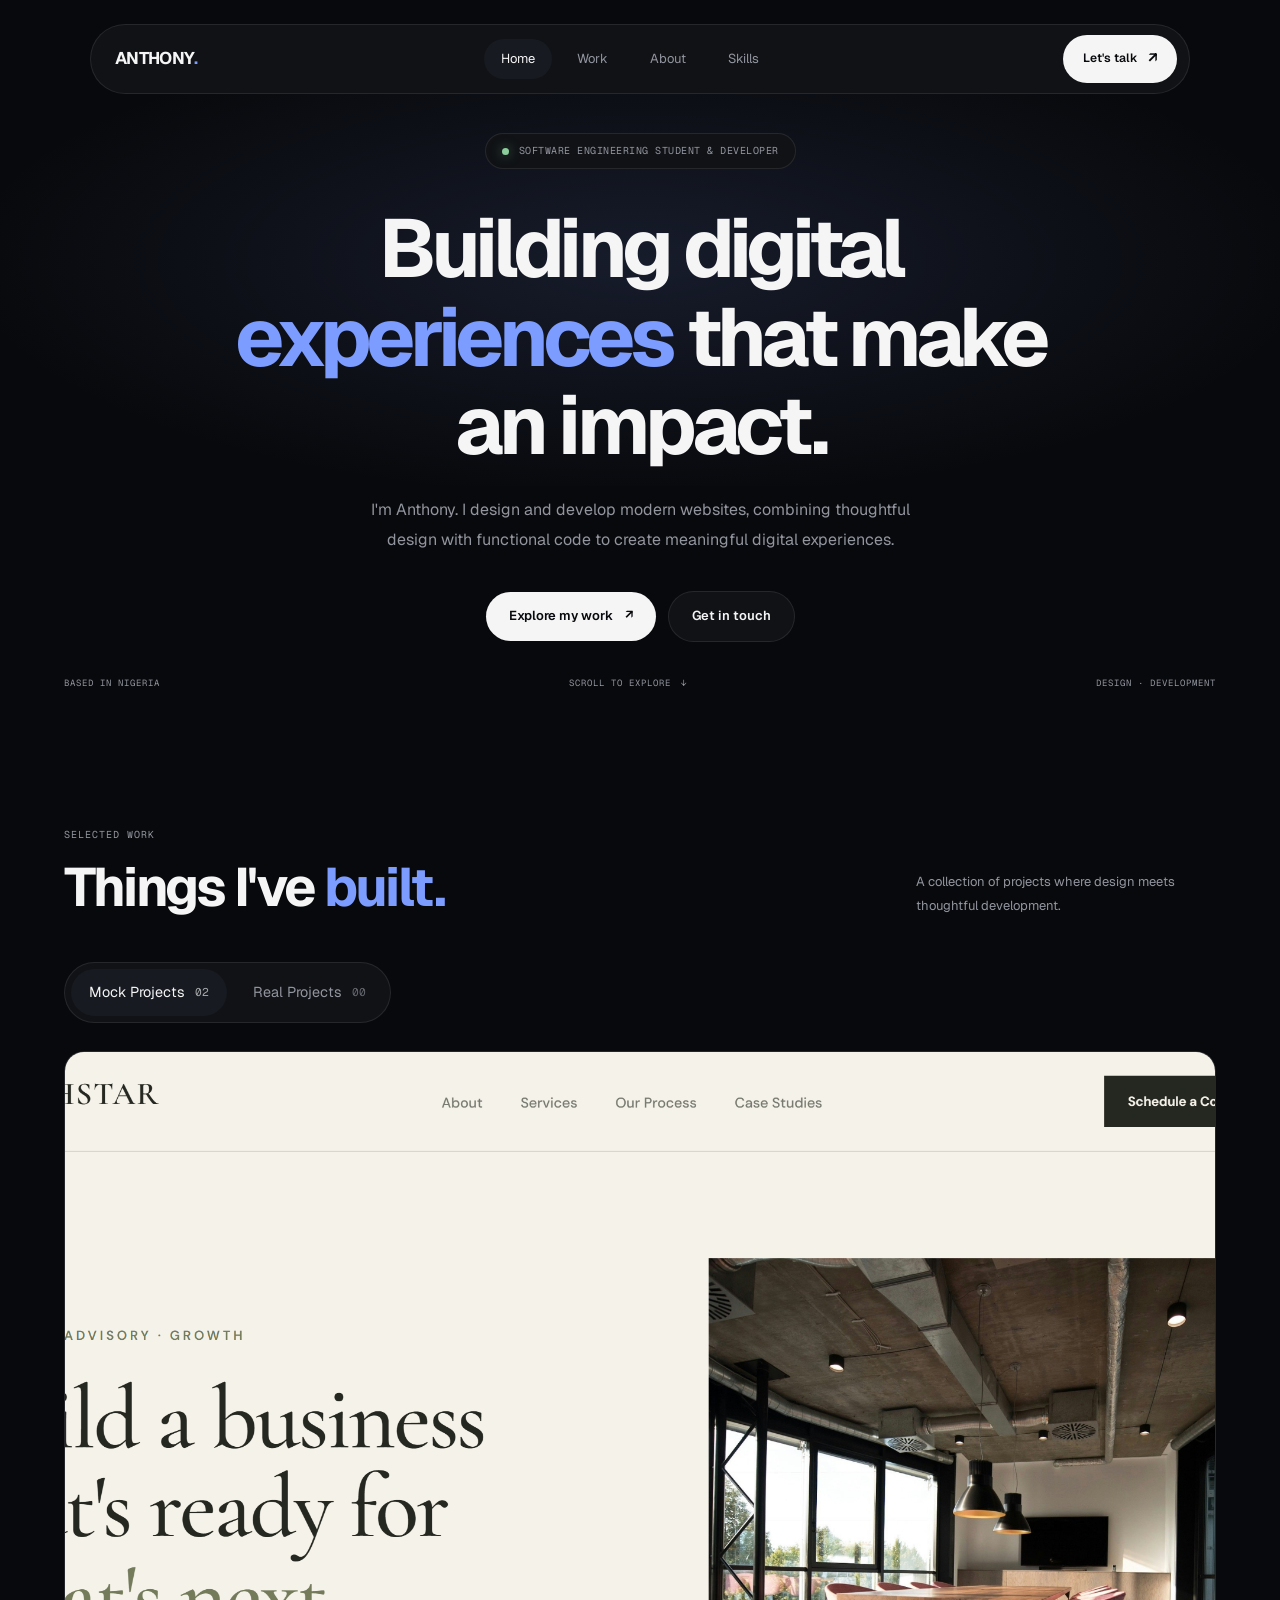
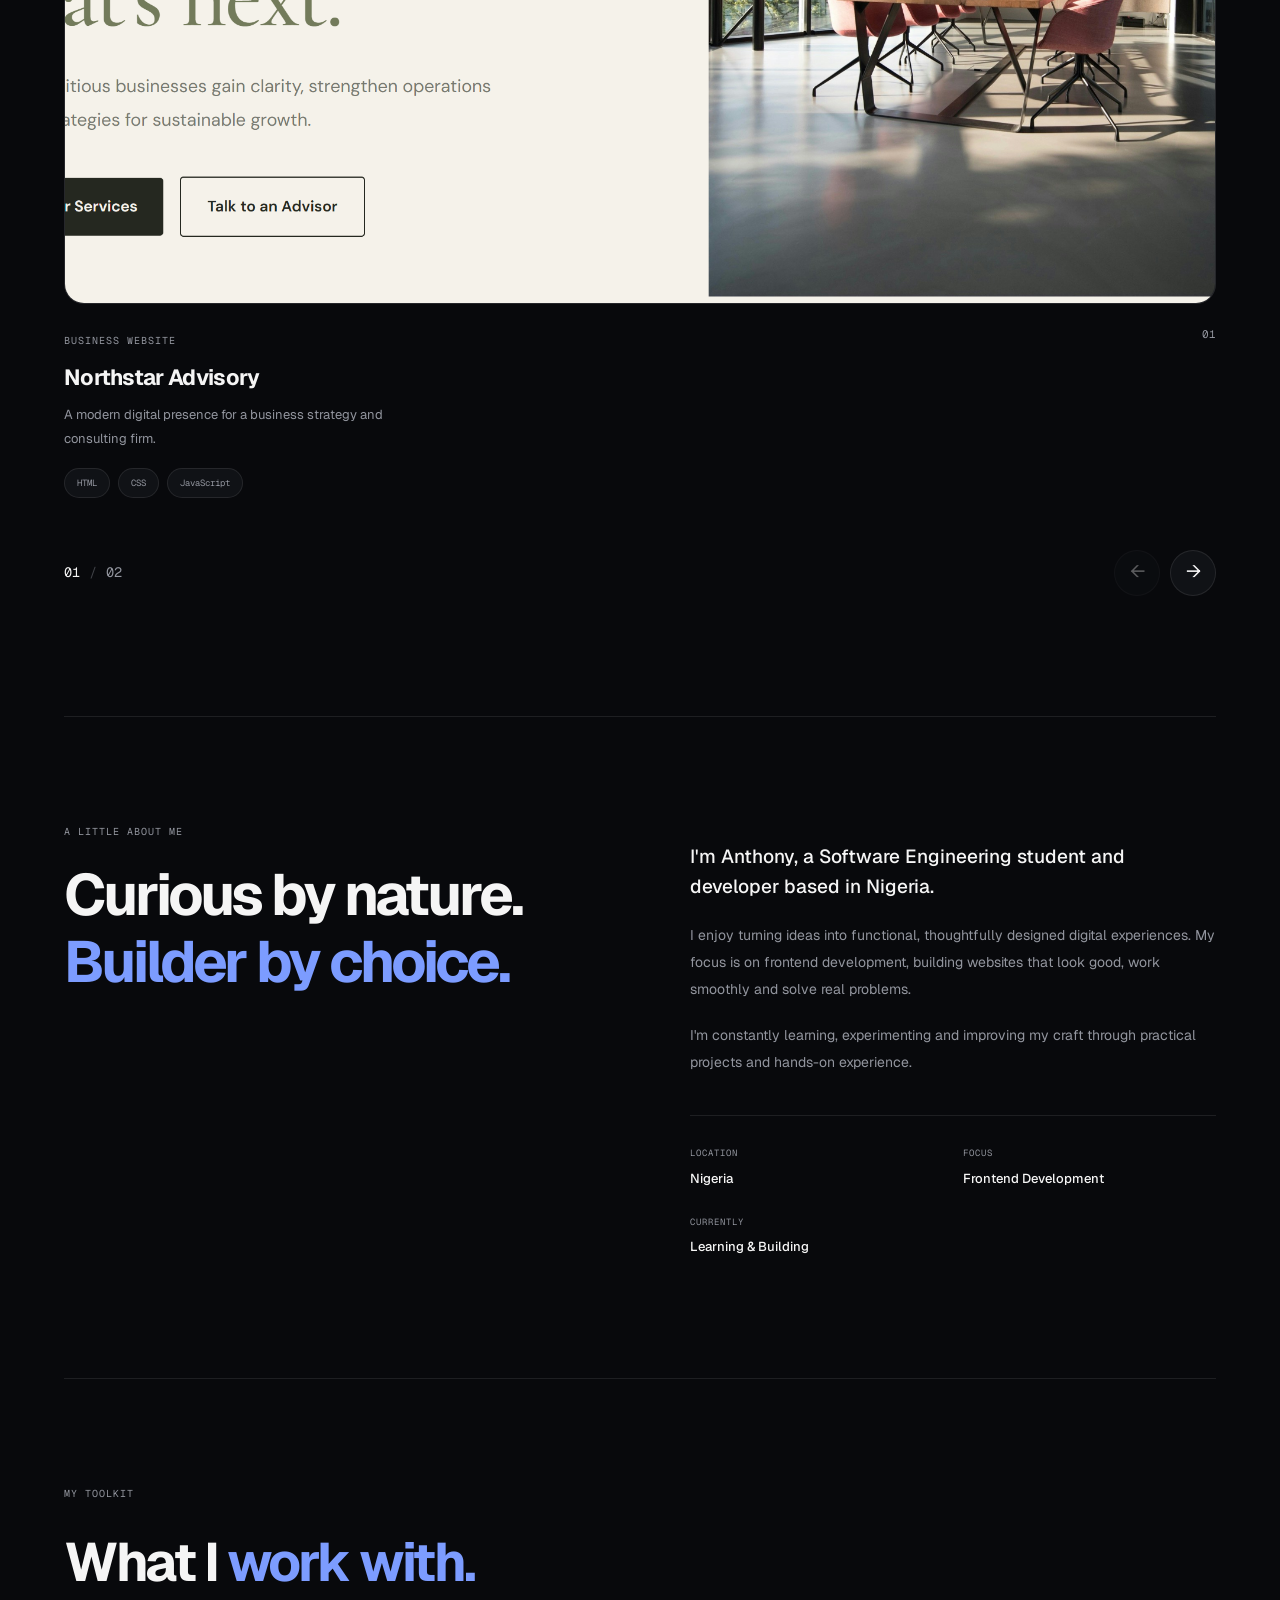
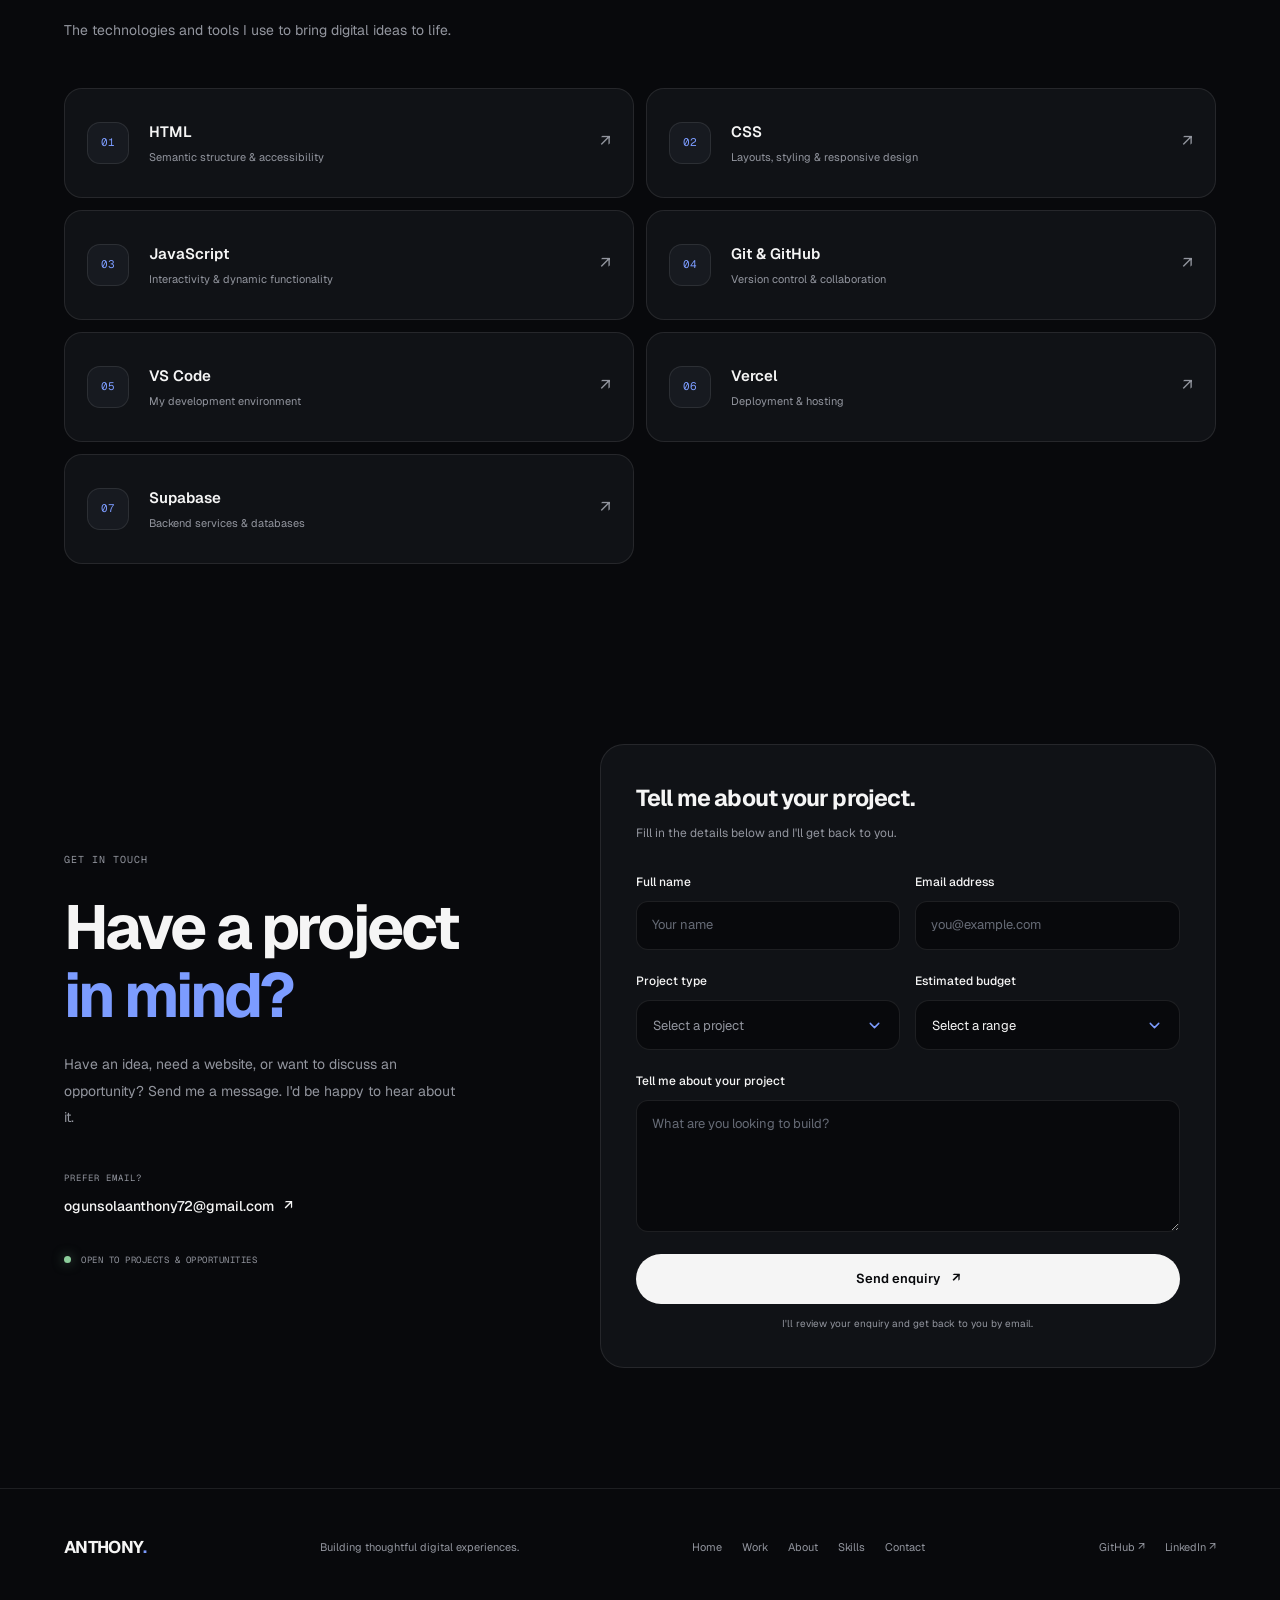
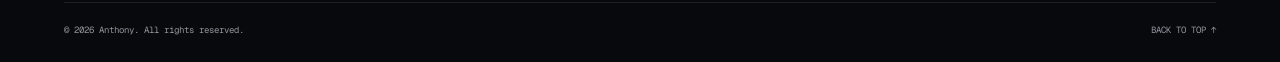
<file: index.html>
<!doctype html>
<html lang="en">
  <head>
    <meta charset="UTF-8" />
    <meta name="viewport" content="width=device-width, initial-scale=1.0" />

    <meta
      name="description"
      content="Anthony — Software Engineer building thoughtful digital experiences."
    />

    <meta name="theme-color" content="#08090c" />

    <title>Anthony | Software Engineer</title>

    <!-- Google Fonts -->
    <link rel="preconnect" href="https://fonts.googleapis.com" />
    <link rel="preconnect" href="https://fonts.gstatic.com" crossorigin />

    <link
      href="https://fonts.googleapis.com/css2?family=Geist:wght@400;500;600;700;800&family=Geist+Mono:wght@400;500;600&display=swap"
      rel="stylesheet"
    />

    <!-- Stylesheet -->
    <link rel="stylesheet" href="/portfolio/css/global.css" />

    <!-- JavaScript -->
    <script src="/portfolio/js/script.js" defer></script>
  </head>

  <body>
    <main>
      <header class="header">
        <nav class="navbar container" aria-label="Main navigation">
          <a href="#home" class="nav-brand">
            <span class="brand-name">ANTHONY<span>.</span></span>
          </a>

          <ul class="nav-links" id="nav-links">
            <li><a href="#home" class="nav-link active">Home</a></li>
            <li><a href="#work" class="nav-link">Work</a></li>
            <li><a href="#about" class="nav-link">About</a></li>
            <li><a href="#skills" class="nav-link">Skills</a></li>
          </ul>

          <a href="#contact" class="nav-contact"> Let's talk <span>↗</span> </a>

          <button
            class="menu-toggle"
            id="menu-toggle"
            aria-label="Toggle navigation"
            aria-expanded="false"
            aria-controls="nav-links"
          >
            <span></span>
            <span></span>
          </button>
        </nav>
      </header>
    </main>

    <section class="hero container" id="home">
      <div class="hero-content">
        <div class="hero-status">
          <span class="status-dot"></span>
          <span>SOFTWARE ENGINEERING STUDENT & DEVELOPER</span>
        </div>

        <h1>
          Building digital
          <span class="hero-highlight">experiences</span>
          that make an impact.
        </h1>

        <p class="hero-description">
          I'm Anthony. I design and develop modern websites, combining
          thoughtful design with functional code to create meaningful digital
          experiences.
        </p>

        <div class="hero-actions">
          <a href="#work" class="hero-btn-primary">
            Explore my work <span>↗</span>
          </a>

          <a href="#contact" class="hero-btn-secondary"> Get in touch </a>
        </div>
      </div>

      <div class="hero-bottom">
        <span>BASED IN NIGERIA</span>

        <a href="#work"> SCROLL TO EXPLORE <span>↓</span> </a>

        <span>DESIGN · DEVELOPMENT</span>
      </div>
    </section>

    <section class="work-section container" id="work">
      <div class="section-heading">
        <div>
          <span class="section-label">SELECTED WORK</span>
          <h2>Things I've <span>built.</span></h2>
        </div>

        <p>
          A collection of projects where design meets thoughtful development.
        </p>
      </div>

      <!-- PROJECT CATEGORY TABS -->
      <div class="project-tabs" role="tablist" aria-label="Project categories">
        <button
          class="project-tab active"
          id="mock-tab"
          role="tab"
          aria-selected="true"
          aria-controls="mock-projects"
        >
          Mock Projects <span>02</span>
        </button>

        <button
          class="project-tab"
          id="real-tab"
          role="tab"
          aria-selected="false"
          aria-controls="real-projects"
          tabindex="-1"
        >
          Real Projects <span>00</span>
        </button>
      </div>

      <!-- MOCK PROJECTS -->
      <div
        class="project-panel active"
        id="mock-projects"
        role="tabpanel"
        aria-labelledby="mock-tab"
      >
        <div class="projects-viewport">
          <div class="projects-track">
            <!-- NORTHSTAR -->
            <article class="project-card project-slide">
              <a
                href="/projects/Northstar Advisory/index.html"
                class="project-preview northstar-preview"
              >
                <img
                  src="/portfolio/assets/images/northstar-preview.png"
                  alt="Northstar Advisory website preview"
                />
                <span class="preview-link">View project ↗</span>
              </a>

              <div class="project-info">
                <div>
                  <span class="project-category">BUSINESS WEBSITE</span>
                  <h3>Northstar Advisory</h3>
                  <p>
                    A modern digital presence for a business strategy and
                    consulting firm.
                  </p>
                </div>

                <span class="project-number">01</span>
              </div>

              <div class="project-tags">
                <span>HTML</span>
                <span>CSS</span>
                <span>JavaScript</span>
              </div>
            </article>

            <!-- ARCWELL DIGITAL -->
            <article class="project-card project-slide">
              <a
                href="/projects/KIVO/index.html"
                class="project-preview arcwell-preview"
              >
                <img
                  src="/portfolio/assets/images/arcwell-digital-preview.png"
                  alt="Arcwell Digital website preview"
                />
                <span class="preview-link">View project ↗</span>
              </a>

              <div class="project-info">
                <div>
                  <span class="project-category">
                    TECHNOLOGY & DIGITAL TRANSFORMATION CONSULTING
                  </span>
                  <h3>Arcwell Digital</h3>
                  <p>
                    Helping ambitious businesses modernise their operations,
                    adopt the right technologies and build smarter digital
                    systems.
                  </p>
                </div>

                <span class="project-number">02</span>
              </div>

              <div class="project-tags">
                <span>HTML</span>
                <span>CSS</span>
                <span>JavaScript</span>
              </div>
            </article>
          </div>
        </div>

        <!-- PROJECT CONTROLS -->
        <div class="project-controls">
          <span class="project-progress">
            <span class="current-project">01</span>
            <span class="progress-divider">/</span>
            <span class="total-projects">02</span>
          </span>

          <div class="project-navigation">
            <button class="project-prev" aria-label="Previous project">
              ←
            </button>

            <button class="project-next" aria-label="Next project">→</button>
          </div>
        </div>
      </div>

      <!-- REAL PROJECTS -->
      <div
        class="project-panel"
        id="real-projects"
        role="tabpanel"
        aria-labelledby="real-tab"
        hidden
      >
        <div class="real-projects-empty">
          <span class="empty-number">00</span>
          <h3>Real projects are on the way.</h3>
          <p>
            This space is reserved for websites and digital products built for
            real clients.
          </p>
        </div>
      </div>
    </section>

    <section class="about-section container" id="about">
      <div class="about-layout">
        <div class="about-heading">
          <span class="section-label">A LITTLE ABOUT ME</span>
          <h2>Curious by nature.<br /><span>Builder by choice.</span></h2>
        </div>

        <div class="about-content">
          <p class="about-intro">
            I'm Anthony, a Software Engineering student and developer based in
            Nigeria.
          </p>

          <p>
            I enjoy turning ideas into functional, thoughtfully designed digital
            experiences. My focus is on frontend development, building websites
            that look good, work smoothly and solve real problems.
          </p>

          <p>
            I'm constantly learning, experimenting and improving my craft
            through practical projects and hands-on experience.
          </p>

          <div class="about-details">
            <div class="about-detail">
              <span>LOCATION</span>
              <strong>Nigeria</strong>
            </div>

            <div class="about-detail">
              <span>FOCUS</span>
              <strong>Frontend Development</strong>
            </div>

            <div class="about-detail">
              <span>CURRENTLY</span>
              <strong>Learning & Building</strong>
            </div>
          </div>
        </div>
      </div>
    </section>

    <section class="skills-section container" id="skills">
      <div class="skills-heading">
        <span class="section-label">MY TOOLKIT</span>
        <h2>What I <span>work with.</span></h2>
        <p>The technologies and tools I use to bring digital ideas to life.</p>
      </div>

      <div class="skills-grid">
        <div class="skill-card">
          <span class="skill-symbol">01</span>
          <div>
            <h3>HTML</h3>
            <p>Semantic structure & accessibility</p>
          </div>
          <span class="skill-arrow">↗</span>
        </div>

        <div class="skill-card">
          <span class="skill-symbol">02</span>
          <div>
            <h3>CSS</h3>
            <p>Layouts, styling & responsive design</p>
          </div>
          <span class="skill-arrow">↗</span>
        </div>

        <div class="skill-card">
          <span class="skill-symbol">03</span>
          <div>
            <h3>JavaScript</h3>
            <p>Interactivity & dynamic functionality</p>
          </div>
          <span class="skill-arrow">↗</span>
        </div>

        <div class="skill-card">
          <span class="skill-symbol">04</span>
          <div>
            <h3>Git & GitHub</h3>
            <p>Version control & collaboration</p>
          </div>
          <span class="skill-arrow">↗</span>
        </div>

        <div class="skill-card">
          <span class="skill-symbol">05</span>
          <div>
            <h3>VS Code</h3>
            <p>My development environment</p>
          </div>
          <span class="skill-arrow">↗</span>
        </div>
        <div class="skill-card">
          <span class="skill-symbol">06</span>
          <div>
            <h3>Vercel</h3>
            <p>Deployment & hosting</p>
          </div>
          <span class="skill-arrow">↗</span>
        </div>

        <div class="skill-card">
          <span class="skill-symbol">07</span>
          <div>
            <h3>Supabase</h3>
            <p>Backend services & databases</p>
          </div>
          <span class="skill-arrow">↗</span>
        </div>
      </div>
    </section>

    <section class="contact-section container" id="contact">
      <div class="contact-layout">
        <!-- LEFT: CONTACT INFORMATION -->
        <div class="contact-info">
          <span class="section-label">GET IN TOUCH</span>

          <h2>
            Have a project
            <span>in mind?</span>
          </h2>

          <p class="contact-description">
            Have an idea, need a website, or want to discuss an opportunity?
            Send me a message. I'd be happy to hear about it.
          </p>

          <div class="contact-direct">
            <span class="contact-direct-label">PREFER EMAIL?</span>

            <a href="mailto:ogunsolaanthony72@gmail.com">
              ogunsolaanthony72@gmail.com
              <span>↗</span>
            </a>
          </div>

          <div class="contact-availability">
            <span class="status-dot"></span>
            OPEN TO PROJECTS & OPPORTUNITIES
          </div>
        </div>

        <!-- RIGHT: PROJECT ENQUIRY FORM -->
        <div class="contact-form-card">
          <div class="form-heading">
            <h3>Tell me about your project.</h3>
            <p>Fill in the details below and I'll get back to you.</p>
          </div>

          <form
            id="contact-form"
            action="https://formspree.io/f/xyeeanzq"
            method="POST"
            class="contact-form"
          >
            <div class="form-row">
              <div class="form-group">
                <label for="full-name">Full name</label>
                <input
                  type="text"
                  id="full-name"
                  name="name"
                  placeholder="Your name"
                  autocomplete="name"
                  required
                />
              </div>

              <div class="form-group">
                <label for="email">Email address</label>
                <input
                  type="email"
                  id="email"
                  name="email"
                  placeholder="you@example.com"
                  autocomplete="email"
                  required
                />
              </div>
            </div>

            <div class="form-row">
              <div class="form-group">
                <label for="project-type">Project type</label>
                <select id="project-type" name="project_type" required>
                  <option value="" disabled selected>Select a project</option>
                  <option value="Business website">Business website</option>
                  <option value="Portfolio website">Portfolio website</option>
                  <option value="Landing page">Landing page</option>
                  <option value="Website redesign">Website redesign</option>
                  <option value="Other">Other</option>
                </select>
              </div>

              <div class="form-group">
                <label for="budget">Estimated budget</label>
                <select id="budget" name="budget">
                  <option value="" disabled selected>Select a range</option>
                  <option value="Below ₦50,000">Below ₦50,000</option>
                  <option value="₦50,000 - ₦100,000">₦50,000 - ₦100,000</option>
                  <option value="₦100,000 - ₦250,000">
                    ₦100,000 - ₦250,000
                  </option>
                  <option value="₦250,000+">₦250,000+</option>
                  <option value="Not sure yet">Not sure yet</option>
                </select>
              </div>
            </div>

            <div class="form-group">
              <label for="project-details">Tell me about your project</label>
              <textarea
                id="project-details"
                name="message"
                rows="5"
                placeholder="What are you looking to build?"
                required
              ></textarea>
            </div>

            <button type="submit" class="form-submit">
              Send enquiry <span>↗</span>
            </button>

            <p class="form-note">
              I'll review your enquiry and get back to you by email.
            </p>

            <p
              class="form-status"
              id="form-status"
              role="status"
              aria-live="polite"
            ></p>
          </form>
        </div>
      </div>
    </section>

    <footer class="footer">
      <div class="footer-content container">
        <a href="#home" class="footer-brand"> ANTHONY<span>.</span> </a>

        <p>Building thoughtful digital experiences.</p>

        <div class="footer-links">
          <a href="#home">Home</a>
          <a href="#work">Work</a>
          <a href="#about">About</a>
          <a href="#skills">Skills</a>
          <a href="#contact">Contact</a>
        </div>

        <div class="footer-socials">
          <a
            href="https://github.com/anthax"
            target="_blank"
            rel="noopener noreferrer"
            >GitHub ↗</a
          >
          <a
            href="https://www.linkedin.com/in/anthony-ogunsola "
            target="_blank"
            rel="noopener noreferrer"
            >LinkedIn ↗</a
          >
        </div>
      </div>

      <div class="footer-bottom container">
        <span>© 2026 Anthony. All rights reserved.</span>
        <a href="#home">BACK TO TOP ↑</a>
      </div>
    </footer>
  </body>
</html>
</file>
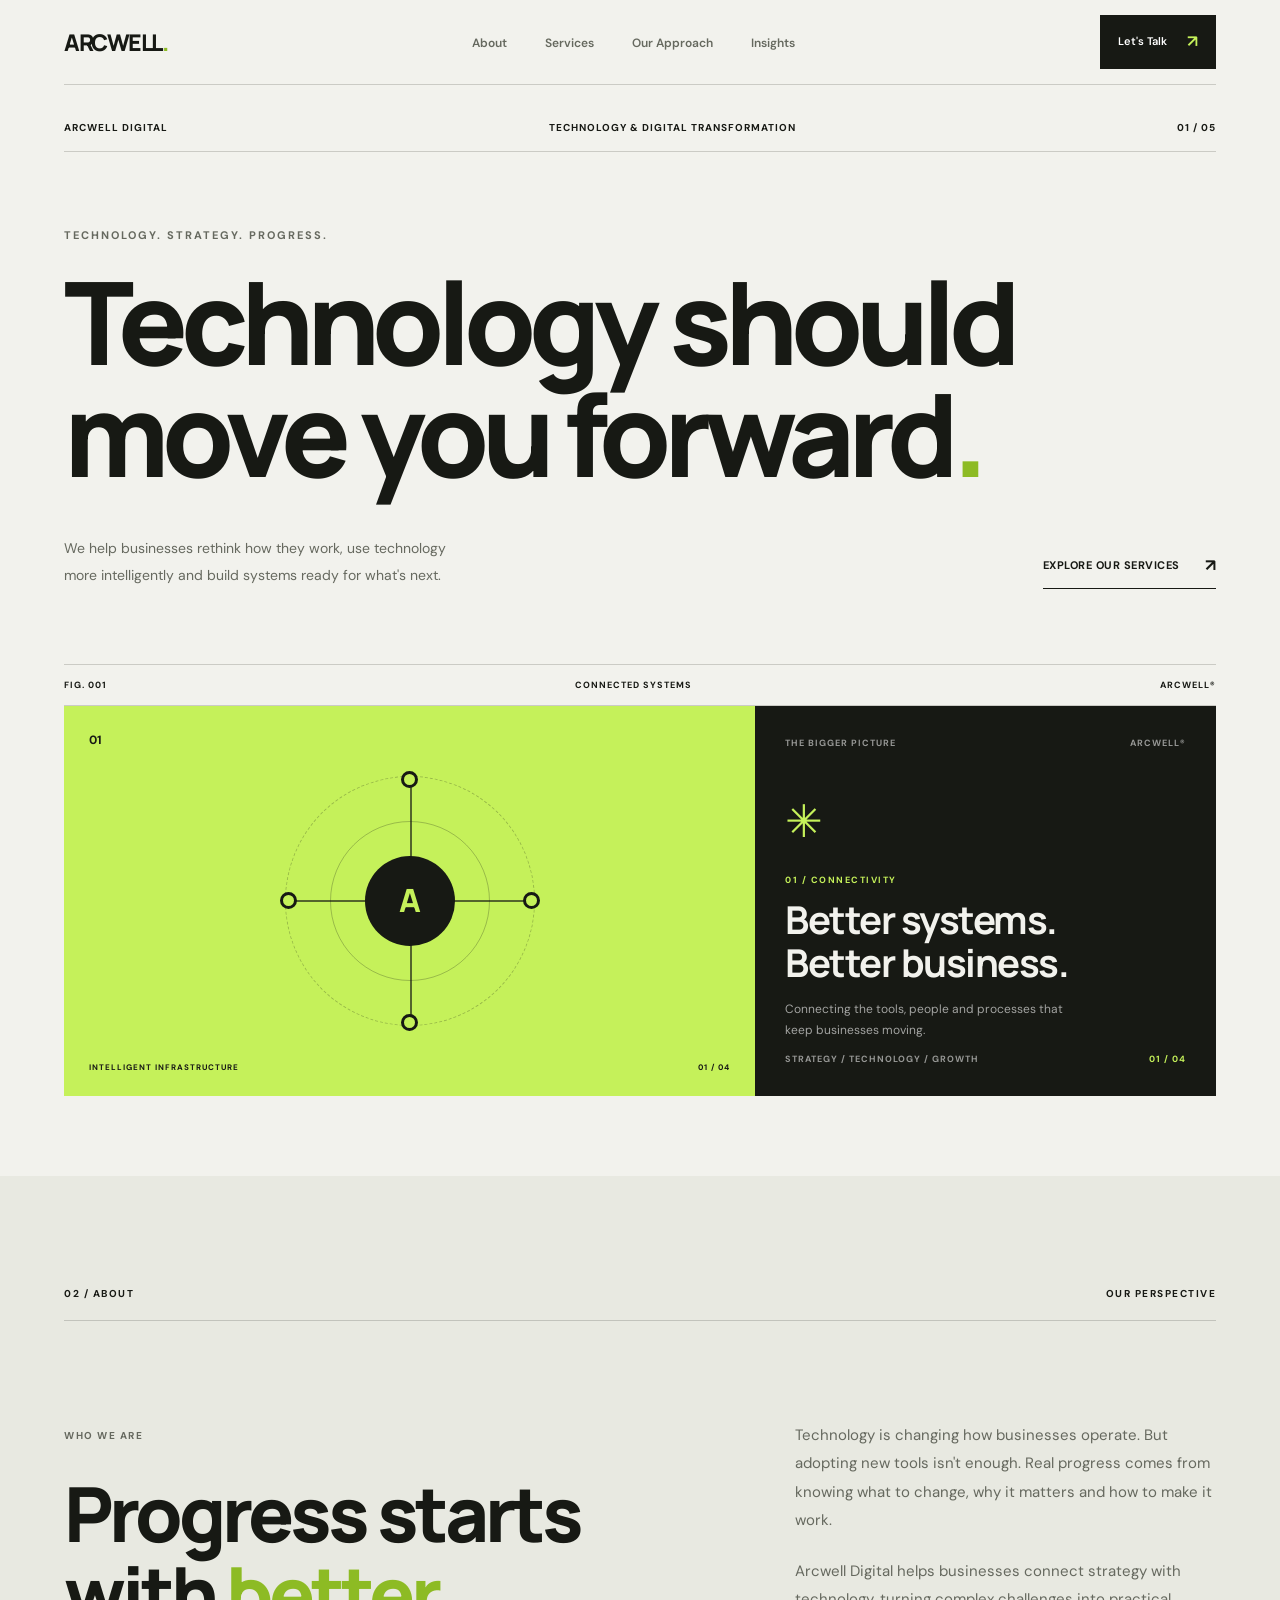
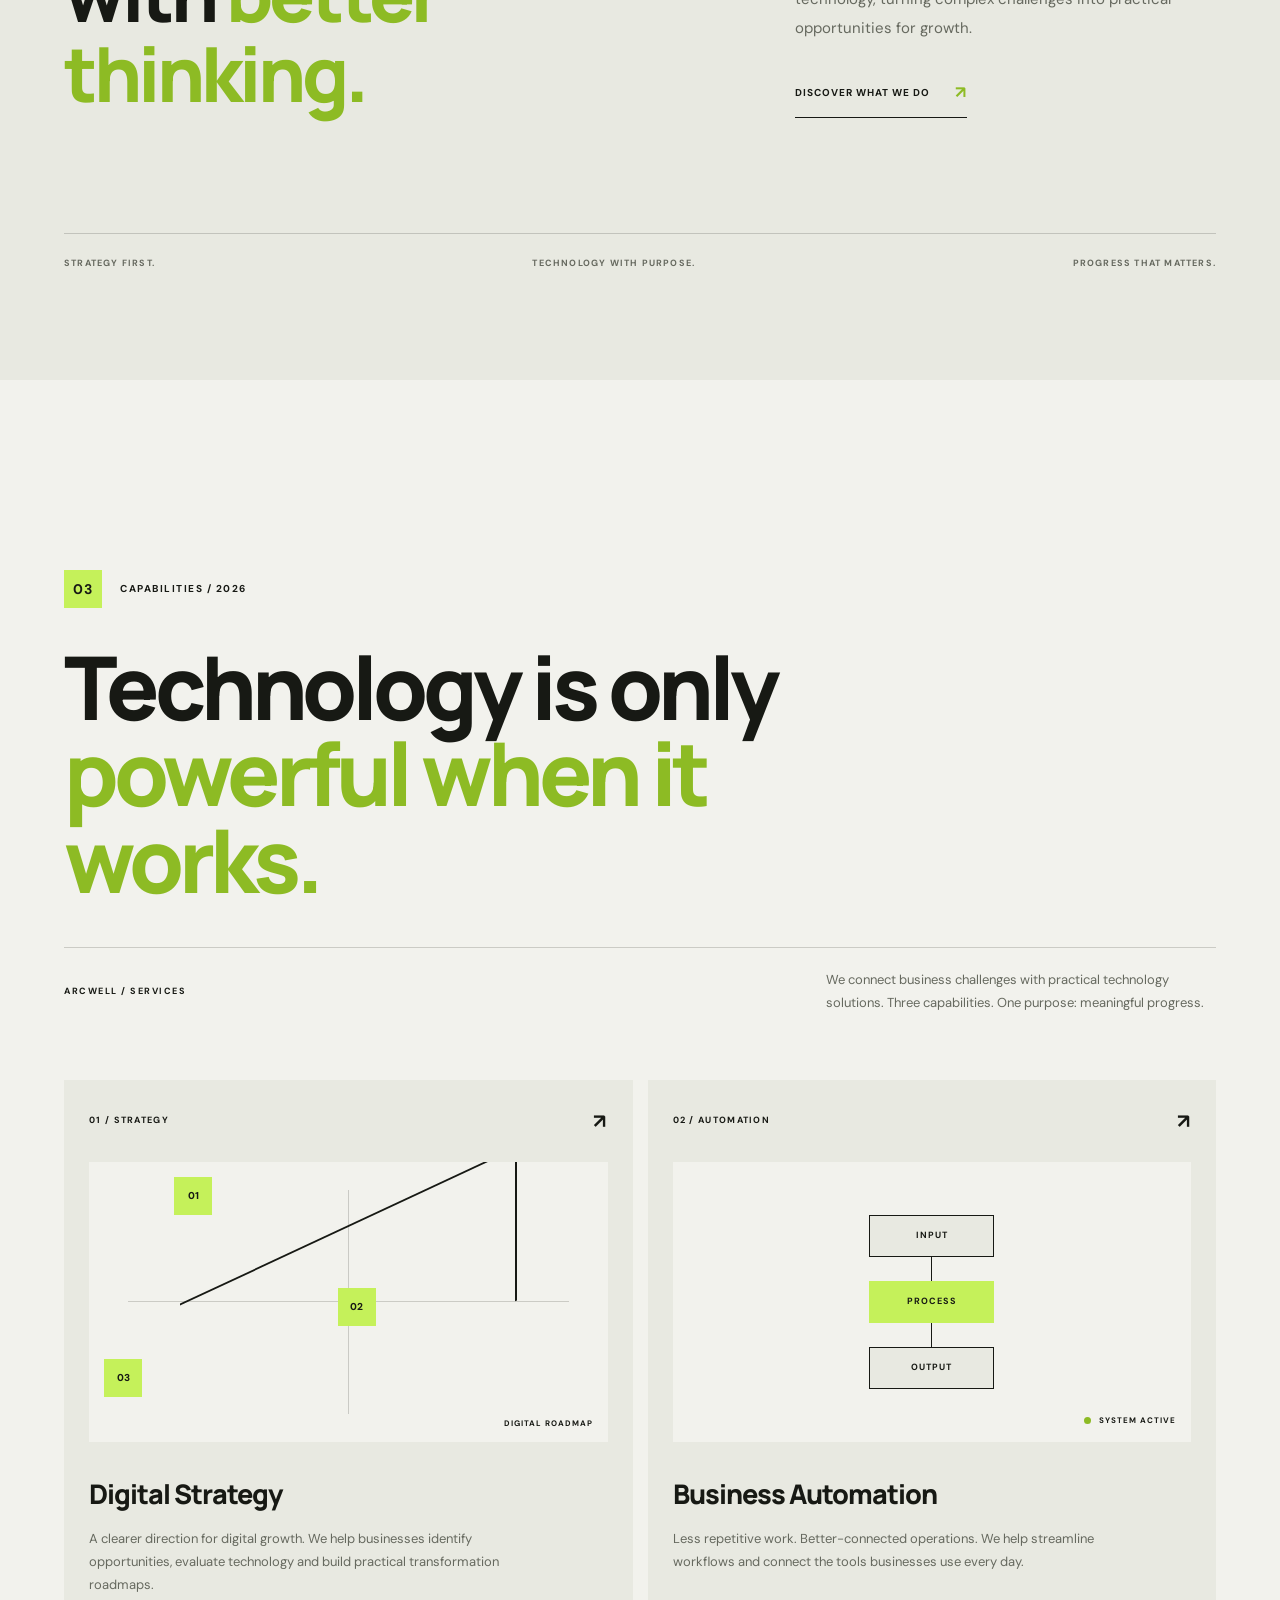
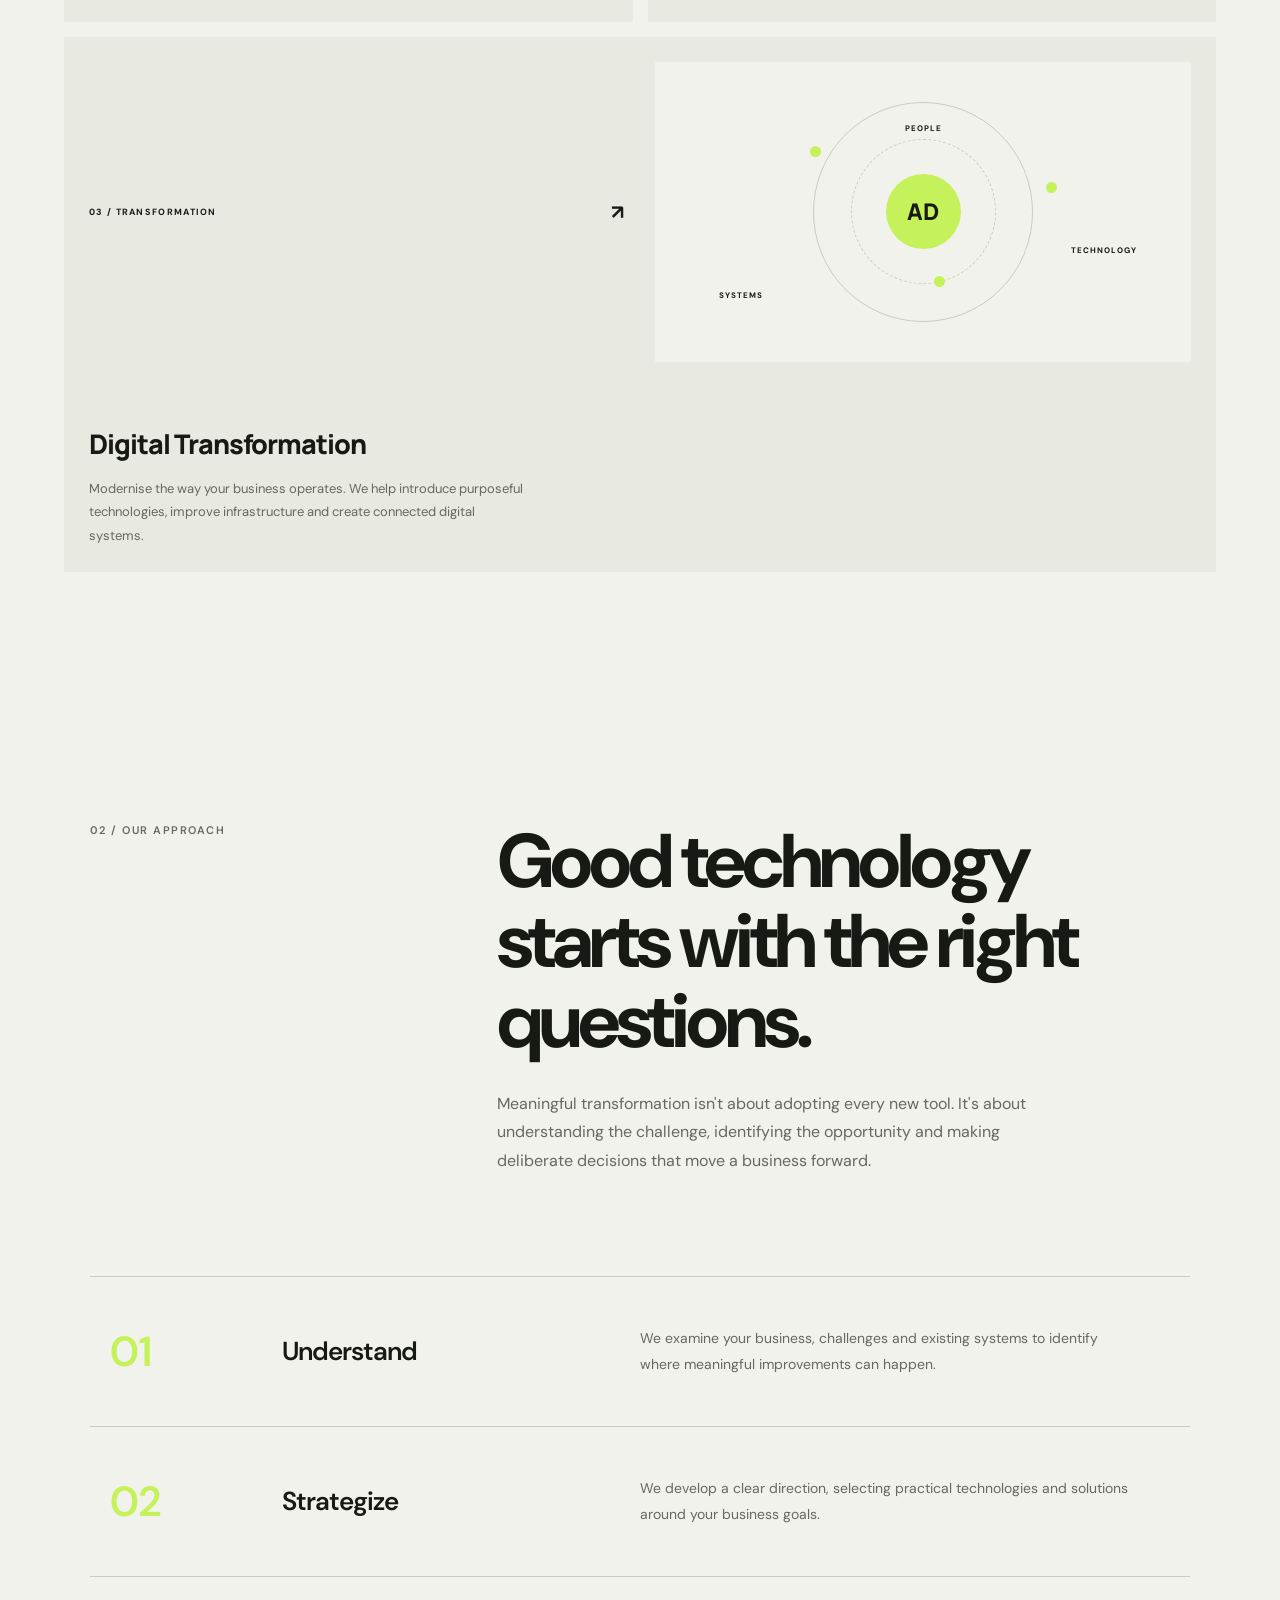
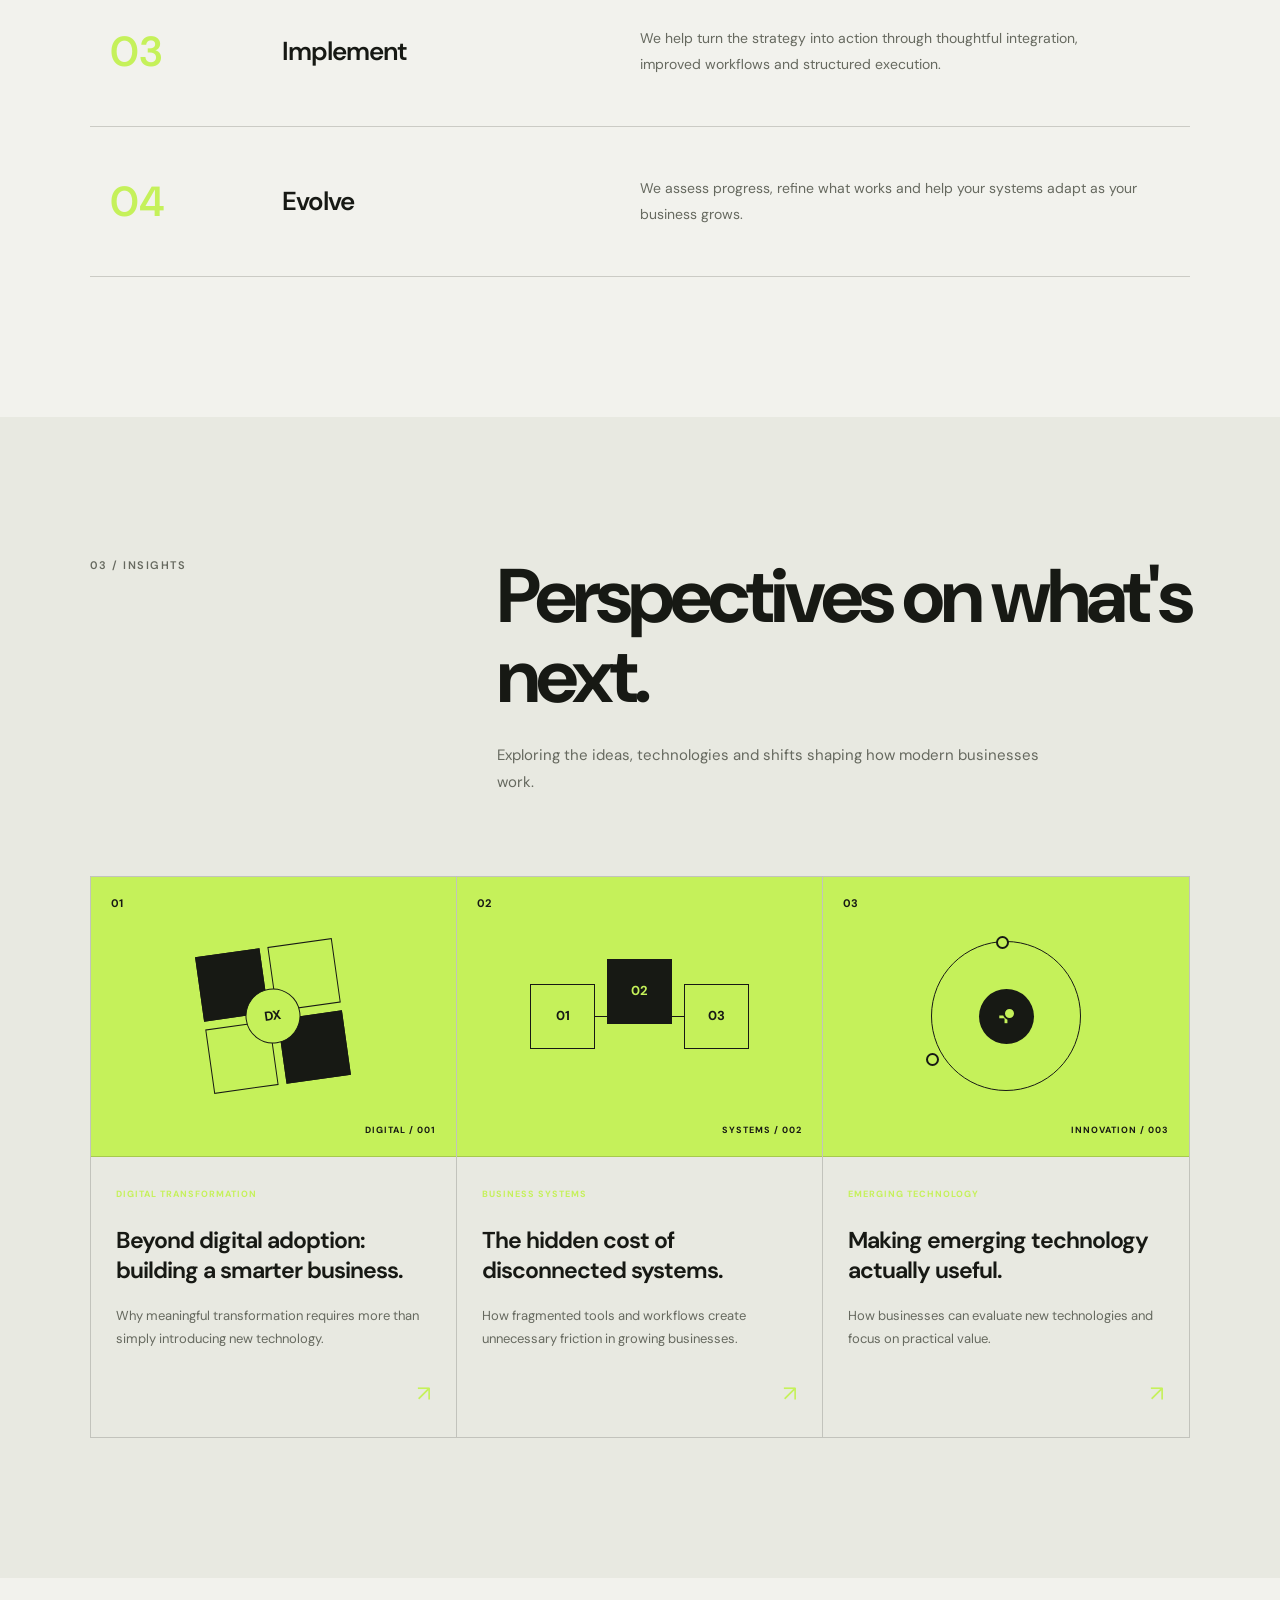
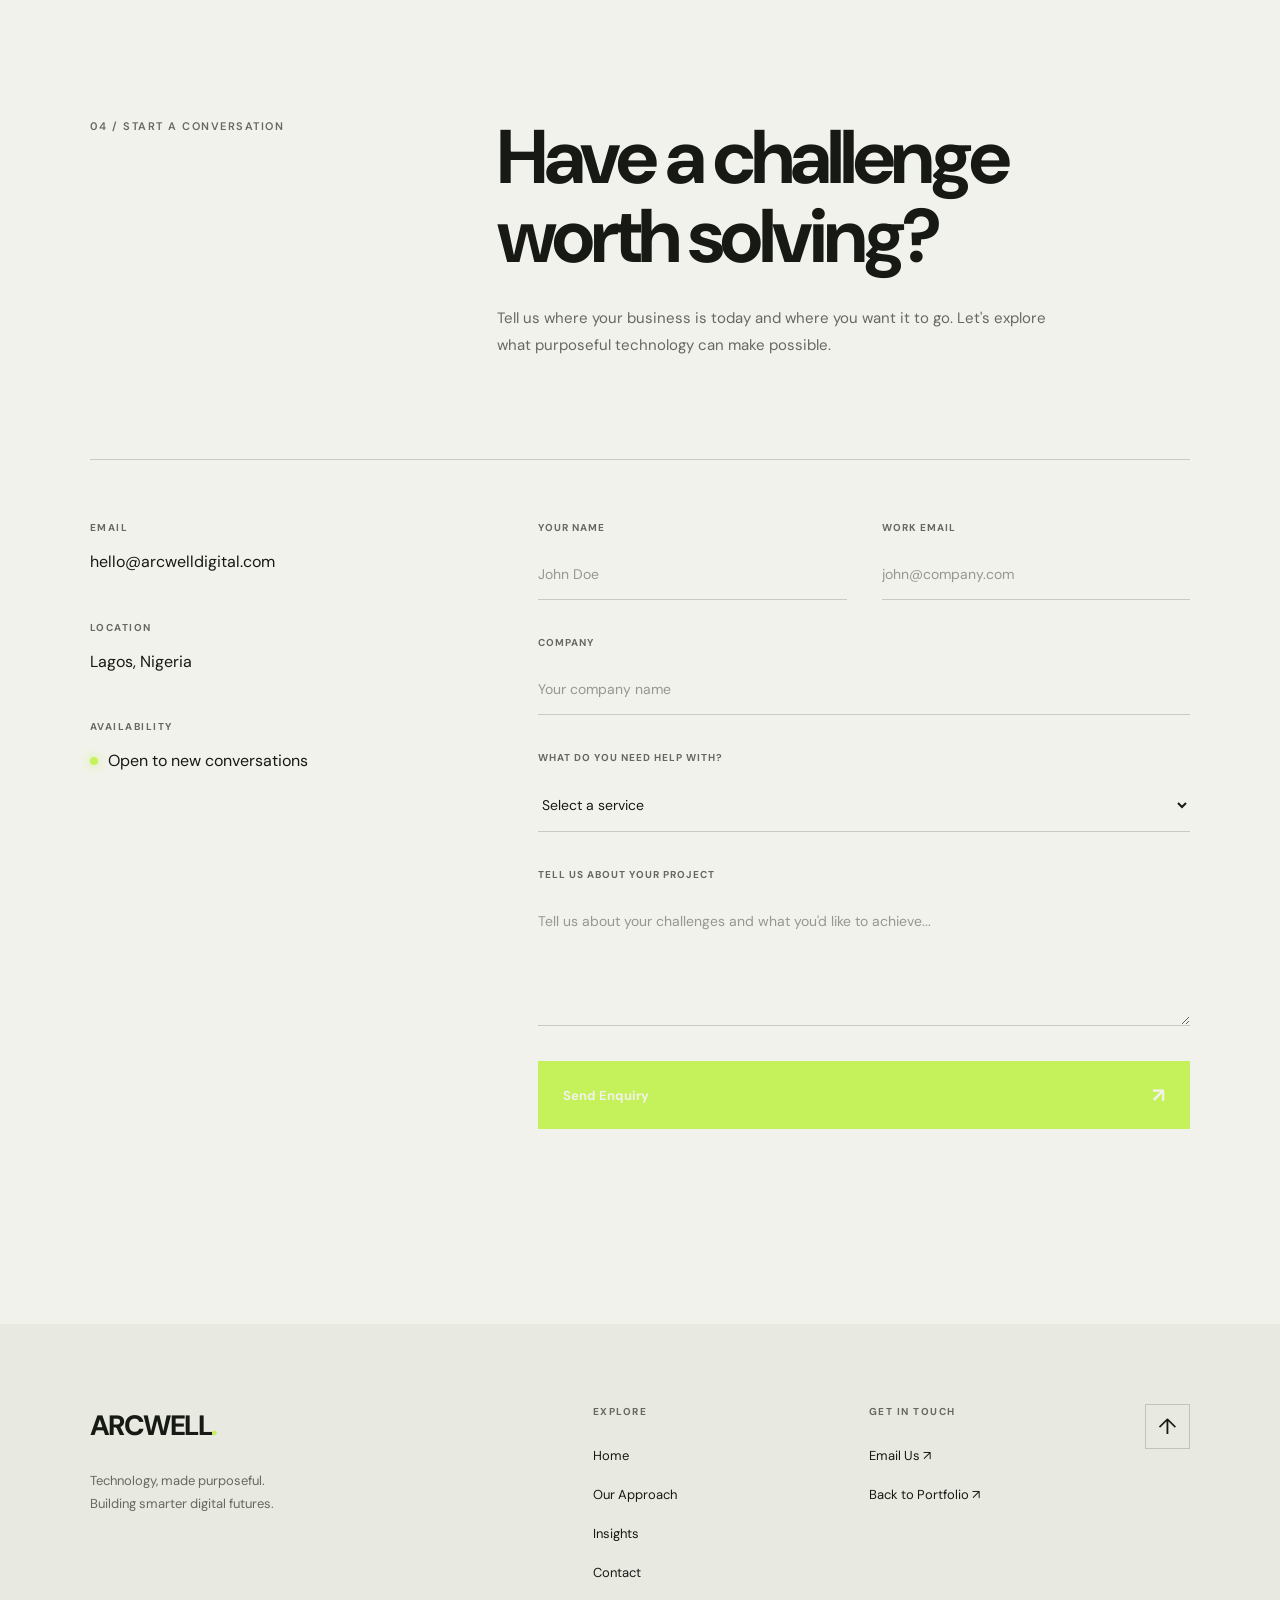
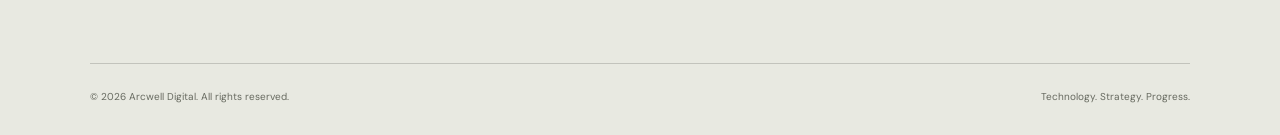
<file: projects/KIVO/index.html>
<!doctype html>
<html lang="en">
  <head>
    <meta charset="UTF-8" />
    <meta name="viewport" content="width=device-width, initial-scale=1.0" />

    <meta
      name="description"
      content="Arcwell Digital helps businesses modernise operations, adopt technology and build smarter digital systems."
    />

    <title>Arcwell Digital | Technology, Made Purposeful</title>

    <link rel="stylesheet" href="/projects/KIVO/style.css" />

    <script src="../KIVO/script.js" defer></script>
  </head>

  <body>
    <!-- HEADER -->
    <header class="header">
      <nav class="navbar container">
        <a href="#home" class="brand"> ARCWELL<span>.</span> </a>

        <ul class="nav-links" id="nav-links">
          <li><a href="#about">About</a></li>
          <li><a href="#services">Services</a></li>
          <li><a href="#approach">Our Approach</a></li>
          <li><a href="#insights">Insights</a></li>
        </ul>

        <a href="#contact" class="nav-cta"> Let's Talk <span>↗</span> </a>

        <button
          class="menu-toggle"
          id="menu-toggle"
          aria-label="Toggle navigation"
          aria-expanded="false"
          aria-controls="nav-links"
        >
          <span></span>
          <span></span>
        </button>
      </nav>
    </header>

    <!-- HERO -->
    <main>
      <section class="hero container" id="home">
        <div class="hero-topline">
          <span>ARCWELL DIGITAL</span>
          <span>TECHNOLOGY & DIGITAL TRANSFORMATION</span>
          <span>01 / 05</span>
        </div>

        <div class="hero-content">
          <p class="hero-label">TECHNOLOGY. STRATEGY. PROGRESS.</p>

          <h1>
            Technology should
            <span>move you forward<span class="accent-dot">.</span></span>
          </h1>
        </div>

        <div class="hero-bottom">
          <p class="hero-description">
            We help businesses rethink how they work, use technology more
            intelligently and build systems ready for what's next.
          </p>

          <a href="#services" class="hero-link">
            EXPLORE OUR SERVICES <span>↗</span>
          </a>
        </div>

        <div class="hero-visual">
          <div class="visual-header">
            <span>FIG. 001</span>
            <span>CONNECTED SYSTEMS</span>
            <span>ARCWELL®</span>
          </div>

          <div class="visual-grid">
            <div class="visual-main">
              <span class="visual-number">01</span>

              <!-- VISUAL 01: CONNECTIVITY -->
              <div class="hero-art art-network active">
                <div class="network">
                  <div class="network-ring ring-one"></div>
                  <div class="network-ring ring-two"></div>

                  <div class="network-line line-one"></div>
                  <div class="network-line line-two"></div>
                  <div class="network-line line-three"></div>
                  <div class="network-line line-four"></div>

                  <div class="network-node node-one"></div>
                  <div class="network-node node-two"></div>
                  <div class="network-node node-three"></div>
                  <div class="network-node node-four"></div>

                  <div class="network-core">
                    <span>A</span>
                  </div>
                </div>
              </div>

              <!-- VISUAL 02: OPERATIONS -->
              <div class="hero-art art-workflow">
                <div class="hero-workflow">
                  <div class="hero-workflow-node">INPUT</div>

                  <div class="hero-workflow-line">
                    <span></span>
                  </div>

                  <div class="hero-workflow-node workflow-active">PROCESS</div>

                  <div class="hero-workflow-line">
                    <span></span>
                  </div>

                  <div class="hero-workflow-node">OUTPUT</div>
                </div>

                <span class="art-label">AUTOMATED WORKFLOW / 002</span>
              </div>

              <!-- VISUAL 03: INNOVATION -->
              <div class="hero-art art-innovation">
                <div class="innovation-grid">
                  <div class="innovation-cell cell-one">01</div>
                  <div class="innovation-cell cell-two">AI</div>
                  <div class="innovation-cell cell-three">↗</div>
                  <div class="innovation-cell cell-four">DATA</div>
                  <div class="innovation-cell cell-five">+</div>
                  <div class="innovation-cell cell-six">02</div>
                  <div class="innovation-cell cell-seven">◎</div>
                  <div class="innovation-cell cell-eight">03</div>
                  <div class="innovation-cell cell-nine">↗</div>
                </div>

                <span class="art-label">EMERGING TECHNOLOGY / 003</span>
              </div>

              <!-- VISUAL 04: TRANSFORMATION -->
              <div class="hero-art art-transformation">
                <div class="transform-system">
                  <div class="system-ring system-ring-one"></div>
                  <div class="system-ring system-ring-two"></div>

                  <div class="system-core">AD</div>

                  <div class="system-node system-node-one">P</div>
                  <div class="system-node system-node-two">S</div>
                  <div class="system-node system-node-three">T</div>
                  <div class="system-node system-node-four">D</div>
                </div>

                <span class="art-label">CONNECTED INFRASTRUCTURE / 004</span>
              </div>

              <div class="visual-caption">
                <span>INTELLIGENT INFRASTRUCTURE</span>
                <span>01 / 04</span>
              </div>
            </div>

            <div class="visual-side">
              <div class="side-top">
                <span>THE BIGGER PICTURE</span>
                <span>ARCWELL®</span>
              </div>

              <div class="slide-container">
                <div class="visual-slide active">
                  <span class="side-symbol">✳</span>
                  <span class="slide-label">01 / CONNECTIVITY</span>
                  <h3>Better systems.<br />Better business.</h3>
                  <p>
                    Connecting the tools, people and processes that keep
                    businesses moving.
                  </p>
                </div>

                <div class="visual-slide">
                  <span class="side-symbol">⌘</span>
                  <span class="slide-label">02 / OPERATIONS</span>
                  <h3>Less friction.<br />More progress.</h3>
                  <p>
                    Rethinking everyday operations through smarter digital
                    workflows.
                  </p>
                </div>

                <div class="visual-slide">
                  <span class="side-symbol">↗</span>
                  <span class="slide-label">03 / INNOVATION</span>
                  <h3>Make change<br />work for you.</h3>
                  <p>
                    Adopting purposeful technology that creates meaningful
                    business value.
                  </p>
                </div>

                <div class="visual-slide">
                  <span class="side-symbol">◈</span>
                  <span class="slide-label">04 / TRANSFORMATION</span>
                  <h3>Build for<br />what's next.</h3>
                  <p>
                    Creating adaptable digital foundations for long-term growth.
                  </p>
                </div>
              </div>

              <div class="side-bottom">
                <span>STRATEGY / TECHNOLOGY / GROWTH</span>
                <span class="slide-counter">01 / 04</span>
              </div>
            </div>
          </div>
        </div>
      </section>

      <section class="about section-padding" id="about">
        <div class="container">
          <div class="about-topline">
            <span>02 / ABOUT</span>
            <span>OUR PERSPECTIVE</span>
          </div>

          <div class="about-content">
            <div class="about-heading">
              <span class="section-marker">WHO WE ARE</span>
              <h2>
                Progress starts with
                <span>better thinking.</span>
              </h2>
            </div>

            <div class="about-description">
              <p>
                Technology is changing how businesses operate. But adopting new
                tools isn't enough. Real progress comes from knowing what to
                change, why it matters and how to make it work.
              </p>

              <p>
                Arcwell Digital helps businesses connect strategy with
                technology, turning complex challenges into practical
                opportunities for growth.
              </p>

              <a href="#services" class="about-link">
                DISCOVER WHAT WE DO <span>↗</span>
              </a>
            </div>
          </div>

          <div class="about-bottom">
            <span>STRATEGY FIRST.</span>
            <span>TECHNOLOGY WITH PURPOSE.</span>
            <span>PROGRESS THAT MATTERS.</span>
          </div>
        </div>
      </section>

      <section class="services section-padding" id="services">
        <div class="container">
          <div class="services-heading">
            <div class="services-index">
              <span>03</span>
              <span>CAPABILITIES / 2026</span>
            </div>

            <h2>
              Technology is only
              <span>powerful when it works.</span>
            </h2>

            <div class="services-intro">
              <span class="intro-marker">ARCWELL / SERVICES</span>
              <p>
                We connect business challenges with practical technology
                solutions. Three capabilities. One purpose: meaningful progress.
              </p>
            </div>
          </div>

          <div class="services-grid">
            <!-- SERVICE 01 -->
            <article class="service-card strategy-card">
              <div class="service-card-top">
                <span>01 / STRATEGY</span>
                <span>↗</span>
              </div>

              <div class="strategy-visual">
                <div class="strategy-axis axis-horizontal"></div>
                <div class="strategy-axis axis-vertical"></div>

                <div class="strategy-point point-one">01</div>
                <div class="strategy-point point-two">02</div>
                <div class="strategy-point point-three">03</div>

                <div class="strategy-path"></div>

                <span class="strategy-caption">DIGITAL ROADMAP</span>
              </div>

              <div class="service-card-content">
                <h3>Digital Strategy</h3>
                <p>
                  A clearer direction for digital growth. We help businesses
                  identify opportunities, evaluate technology and build
                  practical transformation roadmaps.
                </p>
              </div>
            </article>

            <!-- SERVICE 02 -->
            <article class="service-card automation-card">
              <div class="service-card-top">
                <span>02 / AUTOMATION</span>
                <span>↗</span>
              </div>

              <div class="automation-visual">
                <div class="workflow-node node-a">INPUT</div>

                <div class="workflow-connector connector-a"></div>

                <div class="workflow-node node-b">PROCESS</div>

                <div class="workflow-connector connector-b"></div>

                <div class="workflow-node node-c">OUTPUT</div>

                <div class="workflow-status">
                  <span></span>
                  SYSTEM ACTIVE
                </div>
              </div>

              <div class="service-card-content">
                <h3>Business Automation</h3>
                <p>
                  Less repetitive work. Better-connected operations. We help
                  streamline workflows and connect the tools businesses use
                  every day.
                </p>
              </div>
            </article>

            <!-- SERVICE 03 -->
            <article class="service-card transformation-card">
              <div class="service-card-top">
                <span>03 / TRANSFORMATION</span>
                <span>↗</span>
              </div>

              <div class="transformation-visual">
                <div class="transform-orbit orbit-a"></div>
                <div class="transform-orbit orbit-b"></div>

                <div class="transform-core">AD</div>

                <span class="transform-label label-a">PEOPLE</span>
                <span class="transform-label label-b">SYSTEMS</span>
                <span class="transform-label label-c">TECHNOLOGY</span>

                <div class="transform-dot dot-a"></div>
                <div class="transform-dot dot-b"></div>
                <div class="transform-dot dot-c"></div>
              </div>

              <div class="service-card-content">
                <h3>Digital Transformation</h3>
                <p>
                  Modernise the way your business operates. We help introduce
                  purposeful technologies, improve infrastructure and create
                  connected digital systems.
                </p>
              </div>
            </article>
          </div>
        </div>
      </section>

      <!-- OUR APPROACH -->
      <section class="approach" id="approach">
        <div class="approach-container">
          <div class="approach-header">
            <span class="section-label">02 / OUR APPROACH</span>

            <div class="approach-intro">
              <h2>Good technology starts with the right questions.</h2>

              <p>
                Meaningful transformation isn't about adopting every new tool.
                It's about understanding the challenge, identifying the
                opportunity and making deliberate decisions that move a business
                forward.
              </p>
            </div>
          </div>

          <div class="approach-stages">
            <article class="approach-stage">
              <span class="stage-number">01</span>
              <h3>Understand</h3>
              <p>
                We examine your business, challenges and existing systems to
                identify where meaningful improvements can happen.
              </p>
            </article>

            <article class="approach-stage">
              <span class="stage-number">02</span>
              <h3>Strategize</h3>
              <p>
                We develop a clear direction, selecting practical technologies
                and solutions around your business goals.
              </p>
            </article>

            <article class="approach-stage">
              <span class="stage-number">03</span>
              <h3>Implement</h3>
              <p>
                We help turn the strategy into action through thoughtful
                integration, improved workflows and structured execution.
              </p>
            </article>

            <article class="approach-stage">
              <span class="stage-number">04</span>
              <h3>Evolve</h3>
              <p>
                We assess progress, refine what works and help your systems
                adapt as your business grows.
              </p>
            </article>
          </div>
        </div>
      </section>

      <!-- INSIGHTS -->
      <section class="insights" id="insights">
        <div class="insights-container">
          <div class="insights-header">
            <span class="section-label">03 / INSIGHTS</span>

            <div class="insights-intro">
              <h2>Perspectives on what's next.</h2>

              <p>
                Exploring the ideas, technologies and shifts shaping how modern
                businesses work.
              </p>
            </div>
          </div>

          <div class="insights-grid">
            <!-- ARTICLE 01 -->
            <article class="insight-card">
              <div class="insight-visual visual-digital">
                <span class="insight-number">01</span>
                <div class="digital-visual">
                  <div class="digital-square square-one"></div>
                  <div class="digital-square square-two"></div>
                  <div class="digital-square square-three"></div>
                  <div class="digital-square square-four"></div>
                  <span class="digital-core">DX</span>
                </div>
                <span class="visual-index">DIGITAL / 001</span>
              </div>

              <div class="insight-content">
                <span class="insight-category">DIGITAL TRANSFORMATION</span>
                <h3>Beyond digital adoption: building a smarter business.</h3>
                <p>
                  Why meaningful transformation requires more than simply
                  introducing new technology.
                </p>
                <span class="insight-link" aria-label="Article coming soon"
                  >↗</span
                >
              </div>
            </article>

            <!-- ARTICLE 02 -->
            <article class="insight-card">
              <div class="insight-visual visual-systems">
                <span class="insight-number">02</span>
                <div class="systems-visual">
                  <div class="system-block block-one">01</div>
                  <div class="system-block block-two">02</div>
                  <div class="system-block block-three">03</div>
                  <div class="system-connection"></div>
                </div>
                <span class="visual-index">SYSTEMS / 002</span>
              </div>

              <div class="insight-content">
                <span class="insight-category">BUSINESS SYSTEMS</span>
                <h3>The hidden cost of disconnected systems.</h3>
                <p>
                  How fragmented tools and workflows create unnecessary friction
                  in growing businesses.
                </p>
                <span class="insight-link" aria-label="Article coming soon"
                  >↗</span
                >
              </div>
            </article>

            <!-- ARTICLE 03 -->
            <article class="insight-card">
              <div class="insight-visual visual-technology">
                <span class="insight-number">03</span>
                <div class="technology-visual">
                  <div class="technology-ring"></div>
                  <div class="technology-core">+</div>
                  <span class="tech-point point-one"></span>
                  <span class="tech-point point-two"></span>
                  <span class="tech-point point-three"></span>
                </div>
                <span class="visual-index">INNOVATION / 003</span>
              </div>

              <div class="insight-content">
                <span class="insight-category">EMERGING TECHNOLOGY</span>
                <h3>Making emerging technology actually useful.</h3>
                <p>
                  How businesses can evaluate new technologies and focus on
                  practical value.
                </p>
                <span class="insight-link" aria-label="Article coming soon"
                  >↗</span
                >
              </div>
            </article>
          </div>
        </div>
      </section>

      <!-- CONTACT -->
      <section class="contact" id="contact">
        <div class="contact-container">
          <div class="contact-header">
            <span class="section-label">04 / START A CONVERSATION</span>

            <div class="contact-intro">
              <h2>Have a challenge worth solving?</h2>

              <p>
                Tell us where your business is today and where you want it to
                go. Let's explore what purposeful technology can make possible.
              </p>
            </div>
          </div>

          <div class="contact-content">
            <!-- CONTACT INFORMATION -->
            <div class="contact-info">
              <div class="contact-info-item">
                <span class="contact-label">EMAIL</span>
                <a href="mailto:hello@arcwelldigital.com">
                  hello@arcwelldigital.com
                </a>
              </div>

              <div class="contact-info-item">
                <span class="contact-label">LOCATION</span>
                <p>Lagos, Nigeria</p>
              </div>

              <div class="contact-info-item">
                <span class="contact-label">AVAILABILITY</span>
                <p class="availability">
                  <span class="availability-dot"></span>
                  Open to new conversations
                </p>
              </div>
            </div>

            <!-- CONTACT FORM -->
            <form class="contact-form" id="contact-form">
              <div class="form-row">
                <div class="form-group">
                  <label for="contact-name">YOUR NAME</label>
                  <input
                    type="text"
                    id="contact-name"
                    name="name"
                    placeholder="John Doe"
                    required
                  />
                </div>

                <div class="form-group">
                  <label for="contact-email">WORK EMAIL</label>
                  <input
                    type="email"
                    id="contact-email"
                    name="email"
                    placeholder="john@company.com"
                    required
                  />
                </div>
              </div>

              <div class="form-group">
                <label for="contact-company">COMPANY</label>
                <input
                  type="text"
                  id="contact-company"
                  name="company"
                  placeholder="Your company name"
                />
              </div>

              <div class="form-group">
                <label for="contact-service">WHAT DO YOU NEED HELP WITH?</label>

                <select id="contact-service" name="service" required>
                  <option value="" disabled selected>Select a service</option>
                  <option value="Digital Transformation">
                    Digital Transformation
                  </option>
                  <option value="Business Systems">Business Systems</option>
                  <option value="Technology Strategy">
                    Technology Strategy
                  </option>
                  <option value="Other">Something Else</option>
                </select>
              </div>

              <div class="form-group">
                <label for="contact-message">TELL US ABOUT YOUR PROJECT</label>

                <textarea
                  id="contact-message"
                  name="message"
                  rows="5"
                  placeholder="Tell us about your challenges and what you'd like to achieve..."
                  required
                ></textarea>
              </div>

              <button type="submit" class="contact-submit">
                Send Enquiry <span>↗</span>
              </button>

              <p class="form-status" id="form-status" aria-live="polite"></p>
            </form>
          </div>
        </div>
      </section>

      <!-- FOOTER -->
      <footer class="footer">
        <div class="footer-container">
          <div class="footer-main">
            <div class="footer-brand">
              <a href="#home" class="footer-logo"> ARCWELL<span>.</span> </a>

              <p>
                Technology, made purposeful.
                <br />
                Building smarter digital futures.
              </p>
            </div>

            <div class="footer-navigation">
              <span class="footer-label">EXPLORE</span>
              <a href="#home">Home</a>
              <a href="#approach">Our Approach</a>
              <a href="#insights">Insights</a>
              <a href="#contact">Contact</a>
            </div>

            <div class="footer-navigation">
              <span class="footer-label">GET IN TOUCH</span>
              <a href="mailto:hello@arcwelldigital.com"> Email Us ↗ </a>
              <a href="../../index.html">Back to Portfolio ↗</a>
            </div>

            <a href="#home" class="back-to-top" aria-label="Back to top"> ↑ </a>
          </div>

          <div class="footer-bottom">
            <p>© 2026 Arcwell Digital. All rights reserved.</p>
            <span>Technology. Strategy. Progress.</span>
          </div>
        </div>
      </footer>
    </main>
  </body>
</html>
</file>
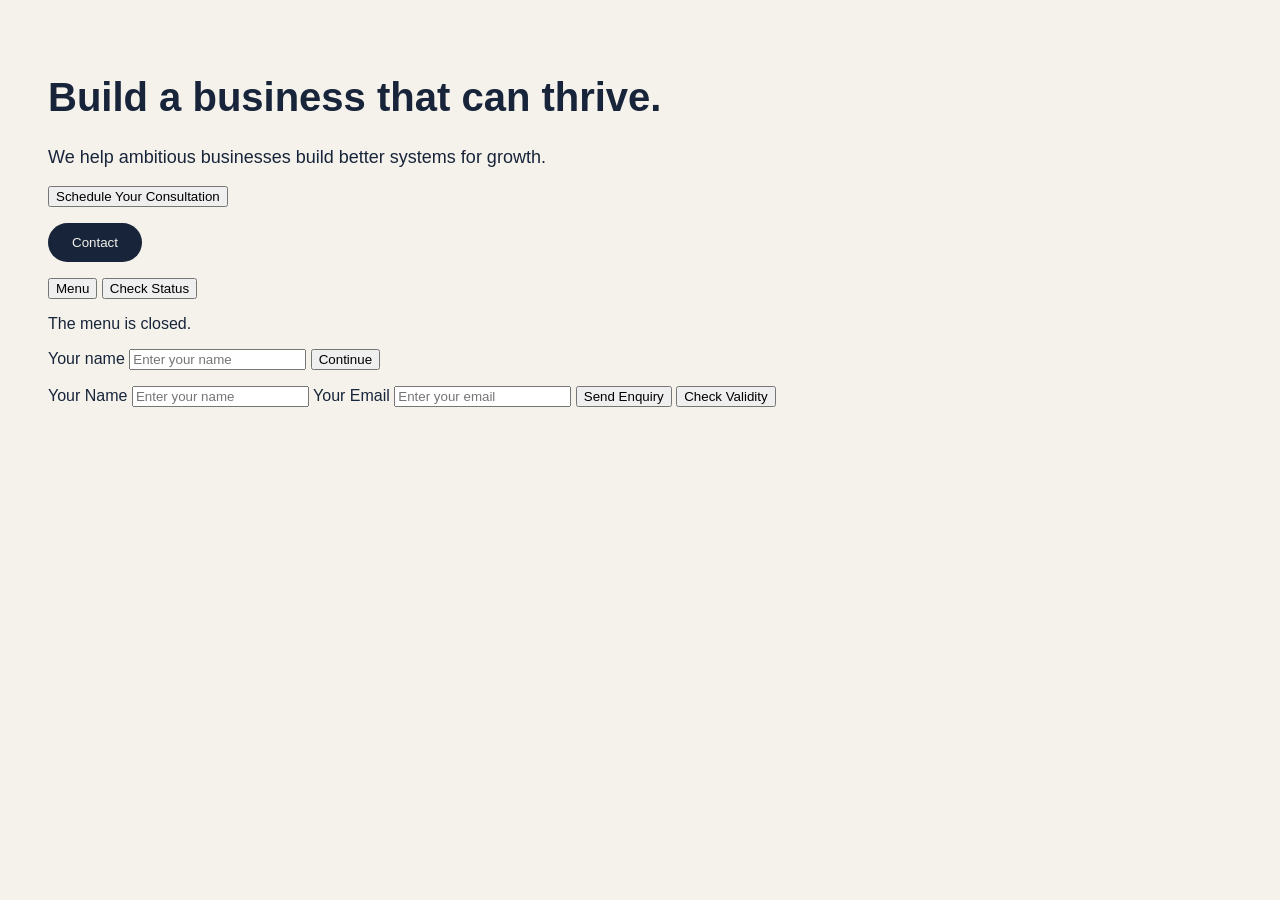
<file: projects/Practice/index.html>
<!doctype html>

<html lang="en">
  <head>
    <meta charset="UTF-8" />
    <meta name="viewport" content="width=device-width, initial-scale=1.0" />

    <script src="main.js" defer></script>
    <link rel="stylesheet" href="style.css" />

    <title>DOM practice</title>
  </head>
  <body>
    <main>
      <h1 class="hero-title">Build a business that can grow.</h1>
      <p class="hero-description">
        We help businesses improve their strategy and operations.
      </p>
      <button id="consultation-btn">Book a Consultation</button>
      <p id="feedback"></p>
      <button id="contact-btn">Contact</button>
      <p id="contact"></p>
      <button id="menu-btn" aria-expanded="false" aria-controls="mobile-menu">
        Menu
      </button>
      <nav id="mobile-menu">
        <a href="#services">Services</a>
        <a href="about">About</a>
        <a href="contact">Contact</a>
      </nav>

      <button id="status-btn">Check Status</button>
      <p id="status-message">The menu is closed.</p>

      <label for="name-input">Your name</label>
      <input type="text" id="name-input" placeholder="Enter your name" />
      <button id="greet-btn">Continue</button>

      <p id="greeting-message"></p>

      <form id="contact-form">
        <label for="client-name">Your Name</label>
        <input
          type="text"
          id="client-name"
          placeholder="Enter your name"
          name="name"
          required
        />

        <label for="client-email">Your Email</label>
        <input
          type="email"
          id="client-email"
          placeholder="Enter your email"
          name="email"
          required
        />

        <button type="submit">Send Enquiry</button>
        <button type="button" id="validity-btn">Check Validity</button>
      </form>

      <p id="form-message"></p>
      <p id="validity-mssg"></p>
    </main>
  </body>
</html>
</file>
<file: portfolio/css/global.css>
/* =========================
   GLOBAL VARIABLES
========================= */

:root {
  --background: #08090c;
  --surface: #101216;
  --surface-hover: #171a20;

  --text-primary: #f5f5f5;
  --text-secondary: #92959e;

  --accent: #7c9cff;
  --border: rgba(255, 255, 255, 0.09);

  --font-main: "Geist", sans-serif;
  --font-mono: "Geist Mono", monospace;
}

/* =========================
   RESET
========================= */

* {
  margin: 0;
  padding: 0;
  box-sizing: border-box;
}

* {
  -webkit-tap-highlight-color: transparent;
}

a,
button,
input,
textarea,
select {
  -webkit-tap-highlight-color: rgba(0, 0, 0, 0);
}

html {
  scroll-behavior: smooth;
  scroll-padding-top: 100px;
}

body {
  min-height: 100vh;
  background: var(--background);
  color: var(--text-primary);
  font-family: var(--font-main);
  line-height: 1.6;
  -webkit-font-smoothing: antialiased;
}

a {
  color: inherit;
  text-decoration: none;
}

button,
input,
textarea {
  font: inherit;
}

button {
  cursor: pointer;
}

img {
  display: block;
  max-width: 100%;
}

/* =========================
   GLOBAL UTILITIES
========================= */

.container {
  width: min(90%, 1200px);
  margin-inline: auto;
}

::selection {
  background: var(--accent);
  color: var(--background);
}

/* =========================
   NAVIGATION
========================= */

.header {
  position: fixed;
  top: 0;
  left: 0;
  width: 100%;
  z-index: 1000;
  padding-top: 24px;
}

.navbar {
  display: flex;
  align-items: center;
  justify-content: space-between;
  width: min(92%, 1100px);
  margin-inline: auto;
  padding: 10px 12px 10px 24px;
  background: var(--surface);
  border: 1px solid var(--border);
  border-radius: 100px;
}

.nav-brand {
  font-size: 17px;
  font-weight: 700;
  letter-spacing: -0.7px;
}

.brand-name span {
  color: var(--accent);
}

.nav-links {
  display: flex;
  align-items: center;
  gap: 8px;
  list-style: none;
}

.nav-link {
  display: block;
  padding: 10px 17px;
  border-radius: 100px;
  color: var(--text-secondary);
  font-size: 13px;
  transition: 0.25s ease;
}

.nav-link:hover,
.nav-link.active {
  background: var(--surface-hover);
  color: var(--text-primary);
}

.nav-contact {
  display: inline-flex;
  align-items: center;
  gap: 10px;
  padding: 12px 20px;
  background: var(--text-primary);
  border-radius: 100px;
  color: var(--background);
  font-size: 12px;
  font-weight: 600;
  transition: 0.25s ease;
}

.nav-contact:hover {
  background: var(--accent);
  transform: translateY(-2px);
}

.nav-contact span {
  font-size: 15px;
}

.menu-toggle {
  display: none;
}

@media (max-width: 768px) {
  .header {
    padding-top: 14px;
  }

  .navbar {
    position: relative;
    padding: 10px 12px 10px 20px;
  }

  .nav-links {
    display: none;
    position: absolute;
    top: calc(100% + 12px);
    left: 0;
    right: 0;
    flex-direction: column;
    align-items: stretch;
    gap: 5px;
    padding: 12px;
    background: var(--surface);
    border: 1px solid var(--border);
    border-radius: 22px;
  }

  .nav-links.active {
    display: flex;
  }

  .nav-link {
    padding: 13px 16px;
  }

  .nav-contact {
    display: none;
  }

  .menu-toggle {
    display: flex;
    flex-direction: column;
    justify-content: center;
    gap: 5px;
    width: 42px;
    height: 42px;
    background: var(--surface-hover);
    border: 1px solid var(--border);
    border-radius: 50%;
  }

  .menu-toggle span {
    width: 16px;
    height: 1.5px;
    margin-inline: auto;
    background: var(--text-primary);
  }
}

/* =========================
   HERO SECTION
========================= */

.hero {
  position: relative;
  isolation: isolate;
  display: flex;
  flex-direction: column;
  justify-content: center;
  align-items: center;
  min-height: 720px;
  padding-top: 100px;
  padding-bottom: 45px;
  text-align: center;
}

/* Ambient background lighting */

.hero::before {
  content: "";
  position: absolute;
  z-index: -1;
  top: 5%;
  left: 50%;
  width: 100vw;
  height: 450px;
  transform: translateX(-50%);
  background: radial-gradient(
    ellipse at center,
    rgba(124, 156, 255, 0.13) 0%,
    rgba(124, 156, 255, 0.06) 40%,
    transparent 75%
  );
  pointer-events: none;
}

/* Main content */

.hero-content {
  position: relative;
  z-index: 1;
  max-width: 850px;
}

/* Status indicator */

.hero-status {
  display: inline-flex;
  align-items: center;
  gap: 10px;
  padding: 9px 16px;
  background: var(--surface);
  border: 1px solid var(--border);
  border-radius: 100px;
  color: var(--text-secondary);
  font-family: var(--font-mono);
  font-size: 10px;
  letter-spacing: 0.5px;
}

.status-dot {
  width: 7px;
  height: 7px;
  background: #8cce9b;
  border-radius: 50%;
  box-shadow: 0 0 12px rgba(140, 206, 155, 0.5);
}

/* Heading */

.hero h1 {
  max-width: 850px;
  margin-top: 35px;
  font-size: clamp(48px, 7vw, 82px);
  font-weight: 700;
  line-height: 1.08;
  letter-spacing: -5px;
}

.hero-highlight {
  color: var(--accent);
}

/* Description */

.hero-description {
  max-width: 560px;
  margin: 25px auto 0;
  color: var(--text-secondary);
  font-size: 16px;
  line-height: 1.9;
}

/* Buttons */

.hero-actions {
  display: flex;
  justify-content: center;
  align-items: center;
  gap: 12px;
  margin-top: 35px;
}

.hero-btn-primary,
.hero-btn-secondary {
  display: inline-flex;
  align-items: center;
  justify-content: center;
  gap: 12px;
  padding: 14px 23px;
  border-radius: 100px;
  font-size: 13px;
  font-weight: 600;
  transition: 0.3s ease;
}

.hero-btn-primary {
  background: var(--text-primary);
  color: var(--background);
}

.hero-btn-primary:hover {
  background: var(--accent);
  transform: translateY(-3px);
}

.hero-btn-secondary {
  background: var(--surface);
  border: 1px solid var(--border);
  color: var(--text-primary);
}

.hero-btn-secondary:hover {
  background: var(--surface-hover);
  transform: translateY(-3px);
}

/* Bottom information */

.hero-bottom {
  position: absolute;
  bottom: 30px;
  left: 0;
  right: 0;
  display: flex;
  justify-content: space-between;
  align-items: center;
  color: var(--text-secondary);
  font-family: var(--font-mono);
  font-size: 9px;
  letter-spacing: 1px;
}

.hero-bottom a {
  display: flex;
  align-items: center;
  gap: 10px;
  color: var(--text-secondary);
  transition: color 0.3s ease;
}

.hero-bottom a:hover {
  color: var(--text-primary);
}

@media (max-width: 768px) {
  .hero {
    min-height: 680px;
    padding-top: 100px;
    padding-bottom: 100px;
  }

  .hero h1 {
    font-size: clamp(45px, 9vw, 65px);
    letter-spacing: -3px;
  }

  .hero-description {
    max-width: 480px;
    font-size: 14px;
  }

  .hero-bottom {
    font-size: 8px;
  }
}

@media (max-width: 480px) {
  .hero {
    min-height: 650px;
    padding-top: 80px;
    padding-bottom: 100px;
  }

  .hero-status {
    font-size: 8px;
    padding: 8px 12px;
  }

  .hero h1 {
    font-size: 46px;
    letter-spacing: -2.5px;
  }

  .hero-description {
    font-size: 13px;
  }

  .hero-actions {
    flex-direction: column;
    align-items: stretch;
  }

  .hero-btn-primary,
  .hero-btn-secondary {
    width: 100%;
  }

  .hero-bottom {
    flex-wrap: wrap;
    justify-content: center;
    gap: 15px;
  }

  .hero-bottom > span:first-child {
    display: none;
  }
}

/* SELECTED WORK */

.work-section {
  padding-top: 100px;
  padding-bottom: 120px;
}

.section-heading {
  display: flex;
  justify-content: space-between;
  align-items: end;
  margin-bottom: 45px;
}

.section-label,
.project-category {
  color: var(--text-secondary);
  font-family: var(--font-mono);
  font-size: 10px;
  letter-spacing: 1px;
}

.section-heading h2 {
  margin-top: 12px;
  font-size: clamp(36px, 5vw, 54px);
  letter-spacing: -2.5px;
  line-height: 1.1;
}

.section-heading h2 span {
  color: var(--accent);
}

.section-heading > p {
  max-width: 300px;
  color: var(--text-secondary);
  font-size: 13px;
  line-height: 1.8;
}

.projects-grid {
  display: grid;
  grid-template-columns: repeat(2, minmax(0, 1fr));
  gap: 24px;
}

.project-card {
  min-width: 0;
}

.project-preview {
  position: relative;
  display: block;
  aspect-ratio: 1.35 / 1;
  overflow: hidden;
  background: var(--surface);
  border: 1px solid var(--border);
  border-radius: 20px;
}

.project-preview img {
  width: 100%;
  height: 100%;
  object-fit: cover;
  transition: transform 0.5s ease;
}

.project-card:hover .project-preview img {
  transform: scale(1.04);
}

.preview-link {
  position: absolute;
  right: 18px;
  bottom: 18px;
  padding: 11px 16px;
  background: var(--text-primary);
  color: var(--background);
  border-radius: 100px;
  font-size: 11px;
  font-weight: 600;
  opacity: 0;
  transform: translateY(8px);
  transition: 0.3s ease;
}

.project-card:hover .preview-link {
  opacity: 1;
  transform: translateY(0);
}

.project-info {
  display: flex;
  justify-content: space-between;
  align-items: start;
  margin-top: 22px;
}

.project-info h3 {
  margin-top: 8px;
  font-size: 22px;
  letter-spacing: -0.7px;
}

.project-info p {
  max-width: 340px;
  margin-top: 8px;
  color: var(--text-secondary);
  font-size: 13px;
  line-height: 1.8;
}

.project-number {
  color: var(--text-secondary);
  font-family: var(--font-mono);
  font-size: 11px;
}

.project-tags {
  display: flex;
  flex-wrap: wrap;
  gap: 8px;
  margin-top: 18px;
}

.project-tags span {
  padding: 7px 12px;
  background: var(--surface);
  border: 1px solid var(--border);
  border-radius: 100px;
  color: var(--text-secondary);
  font-family: var(--font-mono);
  font-size: 9px;
}

@media (max-width: 768px) {
  .work-section {
    padding-top: 70px;
    padding-bottom: 90px;
  }

  .section-heading {
    align-items: start;
    flex-direction: column;
    gap: 15px;
  }

  .projects-grid {
    grid-template-columns: 1fr;
    gap: 45px;
  }

  .project-preview {
    aspect-ratio: 1.4 / 1;
  }

  .preview-link {
    opacity: 1;
    transform: none;
  }
}

@media (max-width: 480px) {
  .section-heading h2 {
    font-size: 40px;
  }

  .project-info h3 {
    font-size: 20px;
  }

  .project-preview {
    border-radius: 16px;
  }
}

/* ABOUT SECTION */

.about-section {
  padding-top: 100px;
  padding-bottom: 120px;
  border-top: 1px solid var(--border);
}

.about-layout {
  display: grid;
  grid-template-columns: 1fr 1fr;
  gap: 100px;
}

.about-heading h2 {
  margin-top: 20px;
  font-size: clamp(38px, 5vw, 58px);
  line-height: 1.15;
  letter-spacing: -3px;
}

.about-heading h2 span {
  color: var(--accent);
}

.about-content {
  padding-top: 25px;
}

.about-content p {
  margin-bottom: 20px;
  color: var(--text-secondary);
  font-size: 14px;
  line-height: 1.9;
}

.about-content .about-intro {
  color: var(--text-primary);
  font-size: 19px;
  font-weight: 500;
  line-height: 1.6;
}

.about-details {
  display: grid;
  grid-template-columns: 1fr 1fr;
  gap: 25px 20px;
  margin-top: 40px;
  padding-top: 30px;
  border-top: 1px solid var(--border);
}

.about-detail {
  display: flex;
  flex-direction: column;
  gap: 8px;
}

.about-detail span {
  color: var(--text-secondary);
  font-family: var(--font-mono);
  font-size: 9px;
  letter-spacing: 1px;
}

.about-detail strong {
  font-size: 13px;
  font-weight: 500;
}

@media (max-width: 768px) {
  .about-section {
    padding-top: 75px;
    padding-bottom: 90px;
  }

  .about-layout {
    grid-template-columns: 1fr;
    gap: 35px;
  }

  .about-content {
    padding-top: 0;
  }
}

@media (max-width: 480px) {
  .about-heading h2 {
    font-size: 42px;
    letter-spacing: -2px;
  }

  .about-content .about-intro {
    font-size: 17px;
  }

  .about-details {
    grid-template-columns: 1fr 1fr;
    gap: 25px 12px;
  }
}

/* SKILLS SECTION */

.skills-section {
  padding-top: 100px;
  padding-bottom: 120px;
  border-top: 1px solid var(--border);
}

.skills-heading {
  max-width: 550px;
  margin-bottom: 45px;
}

.skills-heading h2 {
  margin-top: 15px;
  font-size: clamp(38px, 5vw, 54px);
  letter-spacing: -2.5px;
}

.skills-heading h2 span {
  color: var(--accent);
}

.skills-heading p {
  margin-top: 12px;
  color: var(--text-secondary);
  font-size: 14px;
  line-height: 1.8;
}

.skills-grid {
  display: grid;
  grid-template-columns: repeat(2, minmax(0, 1fr));
  gap: 12px;
}

.skill-card {
  display: flex;
  align-items: center;
  gap: 20px;
  min-height: 110px;
  padding: 22px;
  background: var(--surface);
  border: 1px solid var(--border);
  border-radius: 18px;
  transition:
    background 0.25s ease,
    transform 0.25s ease;
}

.skill-card:hover {
  background: var(--surface-hover);
  transform: translateY(-3px);
}

.skill-symbol {
  display: grid;
  place-items: center;
  flex-shrink: 0;
  width: 42px;
  height: 42px;
  background: var(--surface-hover);
  border: 1px solid var(--border);
  border-radius: 13px;
  color: var(--accent);
  font-family: var(--font-mono);
  font-size: 11px;
}

.skill-card h3 {
  font-size: 15px;
  font-weight: 600;
}

.skill-card p {
  margin-top: 5px;
  color: var(--text-secondary);
  font-size: 11px;
}

.skill-arrow {
  margin-left: auto;
  color: var(--text-secondary);
  font-size: 17px;
  transition: color 0.25s ease;
}

.skill-card:hover .skill-arrow {
  color: var(--accent);
}

@media (max-width: 768px) {
  .skills-section {
    padding-top: 75px;
    padding-bottom: 90px;
  }

  .skills-grid {
    grid-template-columns: 1fr;
  }

  .skill-card {
    min-height: 95px;
  }
}

@media (max-width: 480px) {
  .skills-heading h2 {
    font-size: 40px;
  }

  .skill-card {
    padding: 18px;
    gap: 15px;
  }
}

/* =========================
   CONTACT SECTION
========================= */

.contact-section {
  padding-top: 60px;
  padding-bottom: 120px;
}

.contact-layout {
  display: grid;
  grid-template-columns: 0.85fr 1.15fr;
  align-items: center;
  gap: 80px;
}

/* LEFT SIDE */

.contact-info h2 {
  max-width: 450px;
  margin-top: 22px;
  font-size: clamp(42px, 5vw, 62px);
  line-height: 1.1;
  letter-spacing: -3px;
}

.contact-info h2 span {
  display: block;
  color: var(--accent);
}

.contact-description {
  max-width: 400px;
  margin-top: 22px;
  color: var(--text-secondary);
  font-size: 14px;
  line-height: 1.9;
}

.contact-direct {
  display: flex;
  flex-direction: column;
  gap: 10px;
  margin-top: 40px;
}

.contact-direct-label {
  color: var(--text-secondary);
  font-family: var(--font-mono);
  font-size: 9px;
  letter-spacing: 1px;
}

.contact-direct a {
  display: flex;
  align-items: center;
  gap: 10px;
  width: fit-content;
  font-size: 14px;
  font-weight: 500;
  transition: color 0.25s ease;
}

.contact-direct a:hover {
  color: var(--accent);
}

.contact-availability {
  display: flex;
  align-items: center;
  gap: 10px;
  margin-top: 35px;
  color: var(--text-secondary);
  font-family: var(--font-mono);
  font-size: 9px;
  letter-spacing: 0.5px;
}

/* FORM CARD */

.contact-form-card {
  padding: 35px;
  background: var(--surface);
  border: 1px solid var(--border);
  border-radius: 24px;
}

.form-heading h3 {
  font-size: 23px;
  letter-spacing: -0.8px;
}

.form-heading p {
  margin-top: 7px;
  color: var(--text-secondary);
  font-size: 12px;
}

.contact-form {
  display: flex;
  flex-direction: column;
  gap: 22px;
  margin-top: 30px;
}

.form-row {
  display: grid;
  grid-template-columns: 1fr 1fr;
  gap: 15px;
}

.form-group {
  display: flex;
  flex-direction: column;
  gap: 9px;
  min-width: 0;
}

.form-group label {
  color: var(--text-primary);
  font-size: 12px;
  font-weight: 500;
}

.form-group input,
.form-group select,
.form-group textarea {
  width: 100%;
  padding: 13px 15px;
  background: var(--background);
  border: 1px solid var(--border);
  border-radius: 12px;
  outline: none;
  color: var(--text-primary);
  font-size: 13px;
  transition: border-color 0.25s ease;
}

.form-group input,
.form-group select {
  min-height: 48px;
}

.form-group textarea {
  min-height: 125px;
  resize: vertical;
}

.form-group input::placeholder,
.form-group textarea::placeholder {
  color: #666b76;
}

/* CUSTOM SELECT DROPDOWNS */

.form-group select {
  width: 100%;
  min-height: 50px;
  padding: 0 46px 0 16px;

  appearance: none;
  -webkit-appearance: none;

  background-color: #08090c;
  background-image: url("data:image/svg+xml,%3Csvg xmlns='http://www.w3.org/2000/svg' width='18' height='18' viewBox='0 0 24 24' fill='none' stroke='%237c9cff' stroke-width='2' stroke-linecap='round' stroke-linejoin='round'%3E%3Cpath d='m6 9 6 6 6-6'/%3E%3C/svg%3E");

  background-repeat: no-repeat;
  background-position: right 16px center;
  background-size: 17px;

  border: 1px solid var(--border);
  border-radius: 14px;

  color: var(--text-secondary);
  font-family: var(--font-main);
  font-size: 13px;

  cursor: pointer;
  outline: none;

  transition: all 0.25s ease;
}

.form-group select:valid {
  color: var(--text-primary);
}

.form-group select:hover {
  border-color: rgba(124, 156, 255, 0.4);
}

.form-group select:focus {
  border-color: var(--accent);
  background-color: var(--surface);
  box-shadow: 0 0 0 3px rgba(124, 156, 255, 0.1);
}

.form-group select option {
  background: #101216;
  color: #f5f5f5;
}

.form-group input:focus,
.form-group select:focus,
.form-group textarea:focus {
  border-color: var(--accent);
}

.form-submit {
  display: flex;
  align-items: center;
  justify-content: center;
  gap: 12px;
  width: 100%;
  min-height: 50px;
  padding: 13px 20px;
  background: var(--text-primary);
  border: none;
  border-radius: 100px;
  color: var(--background);
  font-size: 13px;
  font-weight: 600;
  transition: 0.25s ease;
}

.form-submit:hover {
  background: var(--accent);
  transform: translateY(-2px);
}

.form-note {
  margin-top: -10px;
  color: var(--text-secondary);
  font-size: 10px;
  text-align: center;
}

/* FORM SUBMISSION FEEDBACK */

.form-status {
  display: none;
  padding: 13px 16px;
  border-radius: 12px;
  font-size: 12px;
  text-align: center;
}

.form-status.success {
  display: block;
  background: rgba(140, 206, 155, 0.1);
  border: 1px solid rgba(140, 206, 155, 0.2);
  color: #8cce9b;
}

.form-status.error {
  display: block;
  background: rgba(255, 100, 100, 0.1);
  border: 1px solid rgba(255, 100, 100, 0.2);
  color: #ff8585;
}

.form-submit:disabled {
  opacity: 0.6;
  cursor: not-allowed;
  transform: none;
}

/* TABLET */

@media (max-width: 900px) {
  .contact-layout {
    grid-template-columns: 1fr;
    gap: 45px;
  }

  .contact-info h2 {
    max-width: 550px;
  }
}

/* MOBILE */

@media (max-width: 600px) {
  .contact-section {
    padding-top: 40px;
    padding-bottom: 85px;
  }

  .contact-info h2 {
    font-size: 46px;
    letter-spacing: -2px;
  }

  .contact-description {
    font-size: 13px;
  }

  .contact-form-card {
    padding: 24px 18px;
    border-radius: 20px;
  }

  .form-heading h3 {
    font-size: 21px;
  }

  .form-row {
    grid-template-columns: 1fr;
    gap: 20px;
  }

  .contact-form {
    gap: 20px;
  }

  .form-group input,
  .form-group select,
  .form-group textarea {
    font-size: 16px;
  }
}

/* FOOTER */

.footer {
  border-top: 1px solid var(--border);
  padding-top: 45px;
}

.footer-content {
  display: flex;
  align-items: center;
  justify-content: space-between;
  gap: 25px;
  padding-bottom: 40px;
}

.footer-brand {
  font-size: 17px;
  font-weight: 700;
  letter-spacing: -0.7px;
}

.footer-brand span {
  color: var(--accent);
}

.footer-content > p {
  color: var(--text-secondary);
  font-size: 11px;
}

.footer-links,
.footer-socials {
  display: flex;
  align-items: center;
  gap: 20px;
}

.footer-links a,
.footer-socials a {
  color: var(--text-secondary);
  font-size: 11px;
  transition: color 0.2s ease;
}

.footer-links a:hover,
.footer-socials a:hover {
  color: var(--text-primary);
}

.footer-bottom {
  display: flex;
  justify-content: space-between;
  padding-top: 20px;
  padding-bottom: 25px;
  border-top: 1px solid var(--border);
  color: var(--text-secondary);
  font-family: var(--font-mono);
  font-size: 9px;
}

.footer-bottom a {
  transition: color 0.2s ease;
}

.footer-bottom a:hover {
  color: var(--text-primary);
}

@media (max-width: 768px) {
  .footer-content {
    flex-direction: column;
    align-items: flex-start;
    gap: 22px;
  }

  .footer-links,
  .footer-socials {
    flex-wrap: wrap;
  }
}

@media (max-width: 480px) {
  .footer-links,
  .footer-socials {
    gap: 15px;
  }

  .footer-bottom {
    gap: 15px;
    font-size: 8px;
  }
}

/* ========================================
   PROJECT SHOWCASE
======================================== */

/* CATEGORY TABS */

.project-tabs {
  display: flex;
  align-items: center;
  gap: 8px;
  margin: 40px 0 28px;
  padding: 6px;
  width: fit-content;
  background: var(--surface);
  border: 1px solid var(--border);
  border-radius: 100px;
}

.project-tab {
  display: flex;
  align-items: center;
  gap: 10px;
  padding: 12px 18px;
  border: none;
  border-radius: 100px;
  background: transparent;
  color: var(--text-secondary);
  font: inherit;
  font-size: 0.9rem;
  cursor: pointer;
  transition:
    background 0.25s ease,
    color 0.25s ease;
}

.project-tab span {
  font-family: var(--font-mono);
  font-size: 0.7rem;
  opacity: 0.65;
}

.project-tab:hover {
  color: var(--text-primary);
}

.project-tab.active {
  background: var(--surface-hover);
  color: var(--text-primary);
}

/* PROJECT PANELS */

.project-panel {
  width: 100%;
}

.project-panel[hidden] {
  display: none !important;
}

.project-panel.active {
  display: block;
}

/* PROJECT VIEWPORT */

.projects-viewport {
  width: 100%;
  overflow: hidden;
  border-radius: 20px;
}

.projects-track {
  display: flex;
  width: 100%;
  transition: transform 0.7s cubic-bezier(0.22, 1, 0.36, 1);
  will-change: transform;
}

.project-slide {
  flex: 0 0 100%;
  width: 100%;
  min-width: 0;
  margin: 0;
}

/* PROJECT CONTROLS */

.project-controls {
  display: flex;
  justify-content: space-between;
  align-items: center;
  margin-top: 28px;
}

.project-progress {
  display: flex;
  align-items: center;
  gap: 9px;
  font-family: var(--font-mono);
  font-size: 0.85rem;
  color: var(--text-secondary);
}

.current-project {
  color: var(--text-primary);
}

.progress-divider {
  opacity: 0.4;
}

.project-navigation {
  display: flex;
  gap: 10px;
}

.project-prev,
.project-next {
  display: grid;
  place-items: center;
  width: 46px;
  height: 46px;
  border: 1px solid var(--border);
  border-radius: 50%;
  background: var(--surface);
  color: var(--text-primary);
  font-size: 1.2rem;
  cursor: pointer;
  transition:
    background 0.25s ease,
    border-color 0.25s ease,
    transform 0.25s ease;
}

.project-prev:hover,
.project-next:hover {
  background: var(--surface-hover);
  border-color: var(--accent);
  transform: translateY(-2px);
}

.project-prev:disabled,
.project-next:disabled {
  opacity: 0.35;
  cursor: not-allowed;
  transform: none;
}

/* REAL PROJECTS EMPTY STATE */

.real-projects-empty {
  display: flex;
  flex-direction: column;
  align-items: center;
  justify-content: center;
  min-height: 420px;
  padding: 50px 24px;
  border: 1px solid var(--border);
  border-radius: 24px;
  background: var(--surface);
  text-align: center;
}

.empty-number {
  margin-bottom: 24px;
  color: var(--accent);
  font-family: var(--font-mono);
  font-size: 0.85rem;
}

.real-projects-empty h3 {
  margin-bottom: 12px;
  color: var(--text-primary);
  font-size: clamp(1.5rem, 3vw, 2.2rem);
}

.real-projects-empty p {
  max-width: 420px;
  color: var(--text-secondary);
  line-height: 1.7;
}

/* MOBILE */

@media (max-width: 600px) {
  .project-tabs {
    width: 100%;
    justify-content: center;
  }

  .project-tab {
    flex: 1;
    justify-content: center;
    padding: 11px 12px;
    font-size: 0.8rem;
  }

  .project-controls {
    margin-top: 20px;
  }

  .project-prev,
  .project-next {
    width: 42px;
    height: 42px;
  }

  .real-projects-empty {
    min-height: 340px;
  }
}

/* ACCESSIBILITY */

@media (prefers-reduced-motion: reduce) {
  .projects-track,
  .project-tab,
  .project-prev,
  .project-next {
    transition: none;
  }
}
</file>
<file: projects/KIVO/style.css>
/* =========================
   GLOBAL STYLES
========================= */

@import url("https://fonts.googleapis.com/css2?family=DM+Sans:wght@400;500;600;700&family=Manrope:wght@400;500;600;700;800&display=swap");

* {
  margin: 0;
  padding: 0;
  box-sizing: border-box;
}

:root {
  --background: #f2f2ed;
  --surface: #e8e9e1;
  --text-primary: #171914;
  --text-secondary: #66695f;
  --accent: #c5f15a;
  --border: rgba(23, 25, 20, 0.18);

  --font-main: "DM Sans", sans-serif;
  --font-heading: "Manrope", sans-serif;
}

html {
  scroll-behavior: smooth;
}

body {
  background: var(--background);
  color: var(--text-primary);
  font-family: var(--font-main);
  line-height: 1.6;
}

.container {
  width: min(90%, 1200px);
  margin-inline: auto;
}

/* NAVIGATION */

.header {
  position: sticky;
  top: 0;
  z-index: 1000;
  width: 100%;
  background: var(--background);
}

.navbar {
  display: flex;
  align-items: center;
  justify-content: space-between;
  min-height: 85px;
  border-bottom: 1px solid var(--border);
}

.brand {
  color: var(--text-primary);
  font-family: var(--font-heading);
  font-size: 23px;
  font-weight: 800;
  letter-spacing: -1.5px;
  text-decoration: none;
}

.brand span {
  color: #8dbb24;
}

.nav-links {
  display: flex;
  align-items: center;
  gap: 38px;
  list-style: none;
}

.nav-links a {
  color: var(--text-secondary);
  font-size: 12px;
  font-weight: 600;
  text-decoration: none;
  transition: color 0.2s ease;
}

.nav-links a:hover {
  color: var(--text-primary);
}

.nav-cta {
  display: inline-flex;
  align-items: center;
  gap: 20px;
  padding: 13px 18px;
  background: var(--text-primary);
  color: white;
  font-size: 11px;
  font-weight: 600;
  text-decoration: none;
  transition: background 0.2s ease;
}

.nav-cta span {
  color: var(--accent);
  font-size: 17px;
}

.nav-cta:hover {
  background: #34372f;
}

.menu-toggle {
  display: none;
}

/* HERO */

.hero {
  padding-top: 35px;
  padding-bottom: 80px;
}

.hero-topline {
  display: flex;
  justify-content: space-between;
  align-items: center;
  padding-bottom: 15px;
  border-bottom: 1px solid var(--border);
  font-size: 10px;
  font-weight: 700;
  letter-spacing: 1px;
}

.hero-label {
  margin-top: 75px;
  margin-bottom: 20px;
  font-size: 11px;
  font-weight: 700;
  letter-spacing: 2px;
  color: var(--text-secondary);
}

.hero h1 {
  max-width: 1100px;
  font-family: var(--font-heading);
  font-size: clamp(60px, 9vw, 120px);
  font-weight: 800;
  line-height: 0.98;
  letter-spacing: -7px;
}

.hero h1 span {
  display: block;
}

.accent-dot {
  display: inline !important;
  color: #8dbb24;
}

.hero-bottom {
  display: flex;
  justify-content: space-between;
  align-items: end;
  margin-top: 45px;
}

.hero-description {
  max-width: 390px;
  color: var(--text-secondary);
  font-size: 14px;
  line-height: 1.9;
}

.hero-link {
  display: inline-flex;
  align-items: center;
  gap: 25px;
  padding-bottom: 8px;
  border-bottom: 1px solid var(--text-primary);
  color: var(--text-primary);
  font-size: 11px;
  font-weight: 700;
  letter-spacing: 0.5px;
  text-decoration: none;
}

.hero-link span {
  font-size: 17px;
}

/* =========================
   MOBILE NAVIGATION
========================= */

@media (max-width: 768px) {
  .navbar {
    min-height: 72px;
    position: relative;
  }

  .nav-links {
    position: absolute;
    top: 100%;
    left: 0;
    width: 100%;

    display: flex;
    flex-direction: column;
    align-items: flex-start;
    gap: 0;

    padding: 12px 5%;
    background: var(--background);
    border-bottom: 1px solid var(--border);

    opacity: 0;
    visibility: hidden;
    pointer-events: none;
    transform: translateY(-10px);

    transition:
      opacity 0.25s ease,
      transform 0.25s ease,
      visibility 0.25s ease;
  }

  .nav-links.active {
    opacity: 1;
    visibility: visible;
    pointer-events: auto;
    transform: translateY(0);
  }

  .nav-links li {
    width: 100%;
  }

  .nav-links a {
    display: block;
    width: 100%;
    padding: 15px 0;
    font-size: 14px;
    border-bottom: 1px solid var(--border);
  }

  .nav-cta {
    display: none;
    margin-left: auto;
    margin-right: 15px;
    padding: 10px 13px;
    gap: 10px;
  }

  .menu-toggle {
    display: flex;
    flex-direction: column;
    justify-content: center;
    align-items: center;
    gap: 6px;

    width: 40px;
    height: 40px;
    padding: 8px;

    border: 1px solid var(--border);
    background: transparent;
    cursor: pointer;
  }

  .menu-toggle span {
    display: block;
    width: 100%;
    height: 2px;
    background: var(--text-primary);
    transition: transform 0.25s ease;
  }

  .menu-toggle.active span:first-child {
    transform: translateY(4px) rotate(45deg);
  }

  .menu-toggle.active span:last-child {
    transform: translateY(-4px) rotate(-45deg);
  }
}

/* =========================
   MOBILE HERO
========================= */

@media (max-width: 768px) {
  .hero {
    padding-top: 25px;
    padding-bottom: 55px;
  }

  .hero-topline {
    font-size: 8px;
    gap: 10px;
  }

  .hero-topline span:nth-child(2) {
    display: none;
  }

  .hero-label {
    margin-top: 65px;
    margin-bottom: 18px;
    font-size: 9px;
  }

  .hero h1 {
    font-size: clamp(48px, 10vw, 76px);
    letter-spacing: -3px;
    line-height: 1.04;
  }

  .hero-bottom {
    flex-direction: column;
    align-items: flex-start;
    gap: 25px;
    margin-top: 30px;
  }

  .hero-description {
    max-width: 420px;
    font-size: 13px;
  }

  .hero-link {
    font-size: 10px;
  }
}

@media (max-width: 480px) {
  .hero-topline {
    font-size: 7px;
  }

  .hero h1 {
    font-size: clamp(43px, 11vw, 56px);
    letter-spacing: -2.5px;
  }

  .hero-label {
    margin-top: 55px;
    font-size: 8px;
    letter-spacing: 1.5px;
  }
}

/* HERO VISUAL */

.hero-visual {
  margin-top: 75px;
}

.visual-header,
.visual-caption,
.side-top,
.side-bottom {
  display: flex;
  justify-content: space-between;
  align-items: center;
  font-size: 9px;
  font-weight: 700;
  letter-spacing: 1px;
}

.visual-header {
  padding: 13px 0;
  border-top: 1px solid var(--border);
  border-bottom: 1px solid var(--border);
}

.visual-grid {
  display: grid;
  grid-template-columns: 1.5fr 1fr;
  min-height: 390px;
}

.visual-main {
  position: relative;
  display: flex;
  align-items: center;
  justify-content: center;
  overflow: hidden;
  background: var(--accent);
}

/* HERO VISUAL CAROUSEL */

.visual-main {
  min-height: 390px;
}

.hero-art {
  position: absolute;
  inset: 0;
  display: grid;
  place-items: center;
  opacity: 0;
  visibility: hidden;
  transform: scale(0.94);
  transition:
    opacity 0.6s ease,
    transform 0.6s ease,
    visibility 0.6s ease;
}

.hero-art.active {
  opacity: 1;
  visibility: visible;
  transform: scale(1);
}

.visual-number,
.visual-caption {
  z-index: 5;
}

.art-label {
  position: absolute;
  right: 20px;
  top: 20px;
  font-size: 8px;
  font-weight: 700;
  letter-spacing: 1px;
}

/* OPERATIONS VISUAL */

.hero-workflow {
  display: flex;
  flex-direction: column;
  align-items: center;
  width: 190px;
}

.hero-workflow-node {
  display: grid;
  place-items: center;
  width: 150px;
  height: 48px;
  border: 1px solid var(--text-primary);
  background: var(--background);
  font-size: 10px;
  font-weight: 800;
  letter-spacing: 1px;
}

.workflow-active {
  background: var(--text-primary);
  color: var(--accent);
}

.hero-workflow-line {
  position: relative;
  width: 2px;
  height: 45px;
  background: rgba(23, 25, 20, 0.25);
  overflow: hidden;
}

.hero-workflow-line span {
  position: absolute;
  top: -15px;
  left: 0;
  width: 2px;
  height: 15px;
  background: var(--text-primary);
  animation: workflowSignal 1.5s linear infinite;
}

.hero-workflow-line:nth-of-type(2) span {
  animation-delay: 0.7s;
}

@keyframes workflowSignal {
  to {
    top: 100%;
  }
}

/* INNOVATION VISUAL */

.innovation-grid {
  display: grid;
  grid-template-columns: repeat(3, 75px);
  grid-template-rows: repeat(3, 75px);
  gap: 8px;
  transform: rotate(-5deg);
}

.innovation-cell {
  display: grid;
  place-items: center;
  border: 1px solid rgba(23, 25, 20, 0.3);
  font-size: 13px;
  font-weight: 800;
  transition: background 0.3s ease;
  animation: innovationPulse 3s ease-in-out infinite;
}

.cell-two,
.cell-five,
.cell-seven {
  background: var(--text-primary);
  color: var(--accent);
}

.cell-four {
  background: var(--accent);
}

.cell-two {
  animation-delay: 0.3s;
}

.cell-four {
  animation-delay: 0.6s;
}

.cell-seven {
  animation-delay: 0.9s;
}

@keyframes innovationPulse {
  50% {
    transform: scale(0.92);
  }
}

/* TRANSFORMATION VISUAL */

.transform-system {
  position: relative;
  display: grid;
  place-items: center;
  width: 270px;
  height: 270px;
}

.system-ring {
  position: absolute;
  width: 180px;
  height: 180px;
  border: 1px solid rgba(23, 25, 20, 0.35);
  border-radius: 50%;
}

.system-ring-two {
  width: 260px;
  height: 260px;
  border-style: dashed;
  animation: systemRotate 20s linear infinite;
}

.system-core {
  position: relative;
  z-index: 2;
  display: grid;
  place-items: center;
  width: 75px;
  height: 75px;
  border-radius: 50%;
  background: var(--text-primary);
  color: var(--accent);
  font-family: var(--font-heading);
  font-size: 25px;
  font-weight: 800;
}

.system-node {
  position: absolute;
  z-index: 3;
  display: grid;
  place-items: center;
  width: 38px;
  height: 38px;
  border-radius: 50%;
  background: var(--accent);
  border: 2px solid var(--text-primary);
  font-size: 11px;
  font-weight: 800;
}

.system-node-one {
  top: 0;
  left: 116px;
}

.system-node-two {
  right: 0;
  top: 116px;
}

.system-node-three {
  bottom: 0;
  left: 116px;
}

.system-node-four {
  left: 0;
  top: 116px;
}

@keyframes systemRotate {
  to {
    transform: rotate(360deg);
  }
}

.visual-number {
  position: absolute;
  top: 25px;
  left: 25px;
  font-size: 12px;
  font-weight: 700;
}

/* NETWORK ANIMATION */

.network {
  position: relative;
  width: 280px;
  height: 280px;
}

.network-ring {
  position: absolute;
  top: 50%;
  left: 50%;
  border: 1px solid rgba(23, 25, 20, 0.25);
  border-radius: 50%;
  transform: translate(-50%, -50%);
}

.ring-one {
  width: 160px;
  height: 160px;
}

.ring-two {
  width: 250px;
  height: 250px;
  border-style: dashed;
  animation: ringRotate 25s linear infinite;
}

.network-core {
  position: absolute;
  top: 50%;
  left: 50%;
  display: grid;
  place-items: center;
  width: 90px;
  height: 90px;
  border-radius: 50%;
  background: var(--text-primary);
  color: var(--accent);
  font-family: var(--font-heading);
  font-size: 32px;
  font-weight: 800;
  transform: translate(-50%, -50%);
  z-index: 3;
  animation: corePulse 3s ease-in-out infinite;
}

.network-node {
  position: absolute;
  width: 17px;
  height: 17px;
  border: 3px solid var(--text-primary);
  border-radius: 50%;
  background: var(--accent);
  z-index: 2;
  animation: nodePulse 2.5s ease-in-out infinite;
}

.node-one {
  top: 10px;
  left: 131px;
}

.node-two {
  top: 131px;
  right: 10px;
  animation-delay: 0.6s;
}

.node-three {
  bottom: 10px;
  left: 131px;
  animation-delay: 1.2s;
}

.node-four {
  top: 131px;
  left: 10px;
  animation-delay: 1.8s;
}

.network-line {
  position: absolute;
  top: 50%;
  left: 50%;
  width: 2px;
  height: 125px;
  background: var(--text-primary);
  transform-origin: top;
  opacity: 0.65;
}

.line-one {
  transform: rotate(0deg);
}

.line-two {
  transform: rotate(90deg);
}

.line-three {
  transform: rotate(180deg);
}

.line-four {
  transform: rotate(270deg);
}

@keyframes corePulse {
  0%,
  100% {
    box-shadow: 0 0 0 0 rgba(23, 25, 20, 0.15);
  }
  50% {
    box-shadow: 0 0 0 12px rgba(23, 25, 20, 0);
  }
}

@keyframes nodePulse {
  0%,
  100% {
    transform: scale(1);
  }
  50% {
    transform: scale(1.35);
  }
}

@keyframes networkRotate {
  from {
    transform: rotate(0deg);
  }
  to {
    transform: rotate(360deg);
  }
}

@keyframes ringRotate {
  from {
    transform: translate(-50%, -50%) rotate(0deg);
  }
  to {
    transform: translate(-50%, -50%) rotate(-360deg);
  }
}

@media (prefers-reduced-motion: reduce) {
  .network,
  .ring-two,
  .network-core,
  .network-node,
  .network-line::after {
    animation: none;
  }
}

.network-line::after {
  content: "";
  position: absolute;
  top: 0;
  left: 50%;
  width: 7px;
  height: 7px;
  border-radius: 50%;
  background: var(--accent);
  box-shadow: 0 0 12px var(--accent);
  transform: translate(-50%, -50%);
  animation: signalTravel 2.5s ease-in-out infinite;
}

.line-two::after {
  animation-delay: 0.6s;
}

.line-three::after {
  animation-delay: 1.2s;
}

.line-four::after {
  animation-delay: 1.8s;
}

@keyframes signalTravel {
  0% {
    top: 0;
    opacity: 0;
  }

  15% {
    opacity: 1;
  }

  85% {
    opacity: 1;
  }

  100% {
    top: 125px;
    opacity: 0;
  }
}

.visual-caption {
  position: absolute;
  right: 25px;
  bottom: 22px;
  left: 25px;
  font-size: 8px;
}

.visual-side {
  display: flex;
  flex-direction: column;
  justify-content: space-between;
  padding: 30px;
  background: var(--text-primary);
  color: var(--background);
}

.side-top,
.side-bottom {
  color: rgba(255, 255, 255, 0.55);
}

/* ROTATING FEATURE CONTENT */

.visual-side {
  position: relative;
  overflow: hidden;
}

.slide-container {
  position: relative;
  min-height: 230px;
  margin-block: 25px;
}

.visual-slide {
  position: absolute;
  inset: 0;

  display: flex;
  flex-direction: column;
  align-items: flex-start;

  opacity: 0;
  visibility: hidden;
  transform: translateY(12px);

  transition:
    opacity 0.5s ease,
    transform 0.5s ease,
    visibility 0.5s ease;
}

.visual-slide.active {
  opacity: 1;
  visibility: visible;
  transform: translateY(0);
}

.side-symbol {
  margin-bottom: 15px;
  color: var(--accent);
  font-size: 38px;
}

.slide-label {
  margin-bottom: 12px;
  color: var(--accent);
  font-size: 9px;
  font-weight: 700;
  letter-spacing: 1.5px;
}

.visual-slide h3 {
  font-family: var(--font-heading);
  font-size: clamp(28px, 3vw, 42px);
  line-height: 1.1;
  letter-spacing: -1.5px;
}

.visual-slide p {
  max-width: 300px;
  margin-top: 15px;
  color: rgba(255, 255, 255, 0.6);
  font-size: 12px;
  line-height: 1.8;
}

.slide-counter {
  color: var(--accent);
}

.side-symbol {
  color: var(--accent);
  font-size: 45px;
}

@media (max-width: 768px) {
  .navbar {
    min-height: 72px;
    position: relative;
  }

  .nav-links {
    position: absolute;
    top: 100%;
    left: 0;
    width: 100%;
    display: flex;
    flex-direction: column;
    align-items: flex-start;
    gap: 0;
    padding: 15px 5%;
    background: var(--background);
    border-bottom: 1px solid var(--border);
    opacity: 0;
    visibility: hidden;
    pointer-events: none;
    transform: translateY(-10px);
    transition: 0.3s ease;
  }

  .nav-links.active {
    opacity: 1;
    visibility: visible;
    pointer-events: auto;
    transform: translateY(0);
  }

  .nav-links li {
    width: 100%;
  }

  .nav-links a {
    display: block;
    padding: 14px 0;
    font-size: 14px;
  }

  .nav-cta {
    display: none;
  }

  .menu-toggle {
    display: flex;
    flex-direction: column;
    justify-content: center;
    align-items: center;
    gap: 6px;
    width: 42px;
    height: 42px;
    border: 1px solid var(--border);
    background: transparent;
    cursor: pointer;
  }

  .menu-toggle span {
    width: 20px;
    height: 2px;
    background: var(--text-primary);
    transition: transform 0.3s ease;
  }

  .menu-toggle.active span:first-child {
    transform: translateY(4px) rotate(45deg);
  }

  .menu-toggle.active span:last-child {
    transform: translateY(-4px) rotate(-45deg);
  }
}

@media (max-width: 768px) {
  .hero {
    padding-top: 30px;
    padding-bottom: 50px;
  }

  .hero-topline {
    font-size: 8px;
    gap: 10px;
  }

  .hero-topline span:nth-child(2) {
    display: none;
  }

  .hero-content {
    margin-top: 65px;
  }

  .hero-label {
    font-size: 9px;
    letter-spacing: 1.5px;
  }

  .hero h1 {
    margin-top: 18px;
    font-size: clamp(43px, 10vw, 65px);
    line-height: 1.05;
    letter-spacing: -2.5px;
  }

  .hero-bottom {
    flex-direction: column;
    align-items: flex-start;
    gap: 25px;
    margin-top: 30px;
  }

  .hero-description {
    max-width: 100%;
    font-size: 14px;
  }
}

@media (max-width: 768px) {
  .hero-visual {
    margin-top: 55px;
  }

  .visual-header {
    font-size: 8px;
  }

  .visual-grid {
    grid-template-columns: 1fr;
  }

  .visual-main {
    min-height: 340px;
    padding: 25px;
  }

  .network {
    width: 250px;
    height: 250px;
  }

  .ring-one {
    width: 145px;
    height: 145px;
  }

  .ring-two {
    width: 220px;
    height: 220px;
  }

  .network-core {
    width: 75px;
    height: 75px;
  }

  .node-one {
    top: 10px;
    left: 116px;
  }

  .node-two {
    top: 116px;
    right: 10px;
  }

  .node-three {
    bottom: 10px;
    left: 116px;
  }

  .node-four {
    top: 116px;
    left: 10px;
  }

  .network-line {
    height: 110px;
  }

  .visual-side {
    min-height: 320px;
    padding: 25px;
  }

  .slide-container {
    min-height: 220px;
  }
}

@media (max-width: 480px) {
  .hero-topline {
    font-size: 7px;
  }

  .hero h1 {
    font-size: 43px;
    letter-spacing: -2px;
  }

  .visual-main {
    min-height: 300px;
    padding: 15px;
  }

  .network {
    transform: scale(0.85);
  }

  .visual-side {
    padding: 22px;
  }
}

@media (max-width: 768px) {
  .hero-art {
    transform: scale(0.85);
  }

  .hero-art.active {
    transform: scale(1);
  }

  .art-label {
    font-size: 7px;
    right: 12px;
    top: 15px;
  }
}

.section-padding {
  padding: 110px 0;
}

.about {
  background: var(--surface);
}

.about-topline {
  display: flex;
  justify-content: space-between;
  padding-bottom: 18px;
  border-bottom: 1px solid var(--border);
  font-size: 10px;
  font-weight: 700;
  letter-spacing: 1.5px;
}

.about-content {
  display: grid;
  grid-template-columns: 1.2fr 0.8fr;
  gap: 100px;
  padding: 100px 0 110px;
}

.section-marker {
  display: inline-block;
  margin-bottom: 30px;
  color: var(--text-secondary);
  font-size: 10px;
  font-weight: 700;
  letter-spacing: 1.5px;
}

.about-heading h2 {
  max-width: 650px;
  font-family: var(--font-heading);
  font-size: clamp(48px, 6vw, 76px);
  font-weight: 800;
  line-height: 1.05;
  letter-spacing: -4px;
}

.about-heading h2 span {
  color: #8dbb24;
}

.about-description {
  align-self: end;
  padding-bottom: 5px;
}

.about-description p {
  margin-bottom: 22px;
  color: var(--text-secondary);
  font-size: 15px;
  line-height: 1.9;
}

.about-link {
  display: inline-flex;
  align-items: center;
  gap: 25px;
  margin-top: 15px;
  padding-bottom: 10px;
  border-bottom: 1px solid var(--text-primary);
  color: var(--text-primary);
  font-size: 10px;
  font-weight: 700;
  letter-spacing: 1px;
  text-decoration: none;
}

.about-link span {
  color: #8dbb24;
  font-size: 17px;
}

.about-bottom {
  display: flex;
  justify-content: space-between;
  gap: 20px;
  padding-top: 22px;
  border-top: 1px solid var(--border);
  color: var(--text-secondary);
  font-size: 9px;
  font-weight: 700;
  letter-spacing: 1.2px;
}

@media (max-width: 768px) {
  .section-padding {
    padding: 75px 0;
  }

  .about-content {
    grid-template-columns: 1fr;
    gap: 35px;
    padding: 65px 0;
  }

  .about-heading h2 {
    font-size: clamp(43px, 10vw, 60px);
    letter-spacing: -2.5px;
  }

  .about-description p {
    font-size: 14px;
  }

  .about-bottom {
    flex-direction: column;
    gap: 15px;
  }

  .services-intro {
    flex-direction: column;
    align-items: flex-start;
    gap: 25px;
    padding: 60px 0 45px;
  }

  .services-intro h2 {
    font-size: clamp(43px, 10vw, 60px);
    letter-spacing: -2.5px;
  }

  .services-intro p {
    font-size: 14px;
  }

  .service-item {
    grid-template-columns: 30px 1fr 25px;
    gap: 12px;
    padding: 30px 5px;
  }

  .service-item:hover {
    padding-inline: 5px;
  }

  .service-content h3 {
    font-size: 20px;
  }

  .service-content p {
    font-size: 12px;
  }

  .service-arrow {
    width: 28px;
    height: 28px;
    font-size: 15px;
  }
}

.services {
  background: var(--background);
  overflow: hidden;
}

.services-heading {
  position: relative;
  padding: 80px 0 65px;
}

.services-index {
  display: flex;
  align-items: center;
  gap: 18px;
  margin-bottom: 35px;
  font-size: 10px;
  font-weight: 700;
  letter-spacing: 1.5px;
}

.services-index span:first-child {
  display: grid;
  place-items: center;
  width: 38px;
  height: 38px;
  background: var(--accent);
  font-size: 14px;
}

.services-heading h2 {
  max-width: 850px;
  font-family: var(--font-heading);
  font-size: clamp(55px, 7vw, 88px);
  font-weight: 800;
  line-height: 0.98;
  letter-spacing: -5px;
}

.services-heading h2 span {
  display: block;
  color: #8dbb24;
}

.services-intro {
  display: flex;
  justify-content: space-between;
  align-items: center;
  gap: 30px;
  margin-top: 45px;
  padding-top: 20px;
  border-top: 1px solid var(--border);
}

.intro-marker {
  font-size: 9px;
  font-weight: 700;
  letter-spacing: 1.5px;
}

.services-intro p {
  max-width: 390px;
  color: var(--text-secondary);
  font-size: 13px;
  line-height: 1.8;
}

.services-grid {
  display: grid;
  grid-template-columns: 1fr 1fr;
  gap: 15px;
}

.service-card {
  min-width: 0;
  padding: 25px;
  background: var(--surface);
  overflow: hidden;
  transition: background 0.3s ease;
}

.service-card:hover {
  background: #dfe2d5;
}

.service-card-top {
  display: flex;
  justify-content: space-between;
  align-items: center;
  font-size: 9px;
  font-weight: 700;
  letter-spacing: 1.3px;
}

.service-card-top span:last-child {
  font-size: 20px;
}

.strategy-card,
.automation-card {
  min-height: 540px;
}

.transformation-card {
  grid-column: 1 / -1;
  display: grid;
  grid-template-columns: 1fr 1fr;
  gap: 30px;
  min-height: 390px;
}

.service-card-content {
  margin-top: 30px;
}

.service-card-content h3 {
  margin-bottom: 12px;
  font-family: var(--font-heading);
  font-size: 27px;
  font-weight: 800;
  letter-spacing: -1px;
}

.service-card-content p {
  max-width: 440px;
  color: var(--text-secondary);
  font-size: 13px;
  line-height: 1.8;
}

/* DIGITAL STRATEGY */

.strategy-visual {
  position: relative;
  display: grid;
  place-items: center;
  height: 280px;
  margin-top: 25px;
  background: var(--background);
  overflow: hidden;
}

.strategy-axis {
  position: absolute;
  background: var(--border);
}

.axis-horizontal {
  width: 85%;
  height: 1px;
}

.axis-vertical {
  width: 1px;
  height: 80%;
}

.strategy-point {
  position: absolute;
  z-index: 2;
  display: grid;
  place-items: center;
  width: 38px;
  height: 38px;
  background: var(--accent);
  font-size: 10px;
  font-weight: 800;
}

.point-one {
  top: 35px;
  left: 15%;
}

.point-two {
  top: 45%;
  left: 48%;
}

.point-three {
  right: 13%;
  bottom: 35px;
}

.strategy-path {
  position: absolute;
  width: 65%;
  height: 55%;
  border-top: 2px solid var(--text-primary);
  border-right: 2px solid var(--text-primary);
  transform: skewY(-25deg);
}

.strategy-caption {
  position: absolute;
  right: 15px;
  bottom: 12px;
  font-size: 8px;
  font-weight: 700;
  letter-spacing: 1px;
}

/* BUSINESS AUTOMATION */

.automation-visual {
  position: relative;
  display: flex;
  flex-direction: column;
  justify-content: center;
  align-items: center;
  height: 280px;
  margin-top: 25px;
  background: var(--background);
}

.workflow-node {
  position: relative;
  z-index: 2;
  display: grid;
  place-items: center;
  width: 125px;
  height: 42px;
  border: 1px solid var(--text-primary);
  background: var(--surface);
  font-size: 9px;
  font-weight: 700;
  letter-spacing: 1px;
}

.node-b {
  background: var(--accent);
  border-color: var(--accent);
}

.workflow-connector {
  width: 1px;
  height: 24px;
  background: var(--text-primary);
}

.workflow-status {
  position: absolute;
  right: 15px;
  bottom: 15px;
  display: flex;
  align-items: center;
  gap: 8px;
  font-size: 8px;
  font-weight: 700;
  letter-spacing: 1px;
}

.workflow-status span {
  width: 7px;
  height: 7px;
  border-radius: 50%;
  background: #8dbb24;
  animation: statusPulse 1.5s infinite;
}

@keyframes statusPulse {
  50% {
    opacity: 0.3;
  }
}

/* DIGITAL TRANSFORMATION */

.transformation-visual {
  position: relative;
  display: grid;
  place-items: center;
  min-height: 300px;
  background: var(--background);
  overflow: hidden;
}

.transform-orbit {
  position: absolute;
  width: 220px;
  height: 220px;
  border: 1px solid var(--border);
  border-radius: 50%;
}

.orbit-b {
  width: 145px;
  height: 145px;
  border-style: dashed;
  animation: orbitSpin 25s linear infinite;
}

.transform-core {
  position: relative;
  z-index: 2;
  display: grid;
  place-items: center;
  width: 75px;
  height: 75px;
  background: var(--accent);
  border-radius: 50%;
  font-family: var(--font-heading);
  font-size: 23px;
  font-weight: 800;
}

.transform-label {
  position: absolute;
  font-size: 8px;
  font-weight: 700;
  letter-spacing: 1px;
}

.label-a {
  top: 20%;
}

.label-b {
  bottom: 20%;
  left: 12%;
}

.label-c {
  right: 10%;
  bottom: 35%;
}

.transform-dot {
  position: absolute;
  width: 11px;
  height: 11px;
  border-radius: 50%;
  background: var(--accent);
}

.dot-a {
  top: 28%;
  left: 29%;
}

.dot-b {
  right: 25%;
  top: 40%;
}

.dot-c {
  bottom: 25%;
  left: 52%;
}

@keyframes orbitSpin {
  to {
    transform: rotate(360deg);
  }
}

/* ==============================
   OUR APPROACH
================================= */

.approach {
  padding: 140px 7%;
  background: var(--background);
  color: var(--text-primary);
}

.approach-container {
  max-width: 1400px;
  margin: 0 auto;
}

/* SECTION HEADER */

.approach-header {
  display: grid;
  grid-template-columns: 1fr 2fr;
  gap: 60px;
  margin-bottom: 100px;
}

.approach-header .section-label {
  font-family: var(--font-mono);
  font-size: 11px;
  font-weight: 600;
  letter-spacing: 1.5px;
  color: var(--text-secondary);
}

.approach-intro {
  max-width: 850px;
}

.approach-intro h2 {
  max-width: 780px;
  margin-bottom: 28px;
  font-family: var(--font-main);
  font-size: clamp(42px, 6vw, 76px);
  font-weight: 700;
  line-height: 1.05;
  letter-spacing: -4px;
}

.approach-intro p {
  max-width: 570px;
  color: var(--text-secondary);
  font-size: 16px;
  line-height: 1.8;
}

/* APPROACH STAGES */

.approach-stages {
  border-top: 1px solid var(--border);
}

.approach-stage {
  display: grid;
  grid-template-columns: 0.5fr 1.2fr 2fr;
  align-items: center;
  gap: 40px;
  min-height: 150px;
  padding: 30px 20px;
  border-bottom: 1px solid var(--border);
  transition: background 0.3s ease;
}

.approach-stage:hover {
  background: var(--surface-hover);
}

.stage-number {
  color: var(--accent);
  font-family: var(--font-mono);
  font-size: 42px;
  font-weight: 600;
  transition: transform 0.3s ease;
}

.approach-stage:hover .stage-number {
  transform: translateX(8px);
}

.approach-stage h3 {
  font-family: var(--font-main);
  font-size: 26px;
  font-weight: 600;
  letter-spacing: -1px;
}

.approach-stage p {
  max-width: 500px;
  color: var(--text-secondary);
  font-size: 14px;
  line-height: 1.8;
}

.approach-stage {
  position: relative;
  overflow: hidden;
}

.approach-stage::after {
  content: "↗";
  position: absolute;
  right: 25px;
  top: 50%;
  font-size: 22px;
  color: var(--accent);
  opacity: 0;
  transform: translate(-8px, -50%);
  transition:
    opacity 0.3s ease,
    transform 0.3s ease;
}

.approach-stage:hover::after {
  opacity: 1;
  transform: translate(0, -50%);
}

/* ==============================
   INSIGHTS
================================= */

.insights {
  padding: 140px 7%;
  background: var(--surface);
  color: var(--text-primary);
}

.insights-container {
  max-width: 1400px;
  margin: 0 auto;
}

/* SECTION HEADER */

.insights-header {
  display: grid;
  grid-template-columns: 1fr 2fr;
  gap: 60px;
  margin-bottom: 80px;
}

.insights-header .section-label {
  font-family: var(--font-mono);
  font-size: 11px;
  font-weight: 600;
  letter-spacing: 1.5px;
  color: var(--text-secondary);
}

.insights-intro {
  max-width: 800px;
}

.insights-intro h2 {
  margin-bottom: 25px;
  font-family: var(--font-main);
  font-size: clamp(42px, 6vw, 76px);
  font-weight: 700;
  line-height: 1.05;
  letter-spacing: -4px;
}

.insights-intro p {
  max-width: 550px;
  color: var(--text-secondary);
  font-size: 15px;
  line-height: 1.8;
}

/* INSIGHTS GRID */

.insights-grid {
  display: grid;
  grid-template-columns: repeat(3, 1fr);
  border-top: 1px solid var(--border);
  border-bottom: 1px solid var(--border);
}

.insight-card {
  min-width: 0;
  border-right: 1px solid var(--border);
}

.insight-card:first-child {
  border-left: 1px solid var(--border);
}

/* ARTICLE VISUALS */

.insight-visual {
  position: relative;
  display: grid;
  place-items: center;
  height: 280px;
  overflow: hidden;
  background: var(--accent);
  border-bottom: 1px solid var(--border);
}

.insight-number {
  position: absolute;
  top: 18px;
  left: 20px;
  font-family: var(--font-mono);
  font-size: 11px;
  font-weight: 700;
}

.visual-index {
  position: absolute;
  right: 20px;
  bottom: 18px;
  font-family: var(--font-mono);
  font-size: 9px;
  font-weight: 700;
  letter-spacing: 1px;
}

/* DIGITAL VISUAL */

.digital-visual {
  position: relative;
  display: grid;
  grid-template-columns: repeat(2, 65px);
  grid-template-rows: repeat(2, 65px);
  gap: 8px;
  transform: rotate(-8deg);
}

.digital-square {
  border: 1px solid var(--text-primary);
}

.square-one,
.square-four {
  background: var(--text-primary);
}

.square-two,
.square-three {
  background: transparent;
}

.digital-core {
  position: absolute;
  top: 50%;
  left: 50%;
  display: grid;
  place-items: center;
  width: 55px;
  height: 55px;
  background: var(--accent);
  border: 1px solid var(--text-primary);
  border-radius: 50%;
  color: var(--text-primary);
  font-family: var(--font-mono);
  font-size: 13px;
  font-weight: 700;
  transform: translate(-50%, -50%);
}

/* SYSTEMS VISUAL */

.systems-visual {
  position: relative;
  display: flex;
  align-items: center;
  gap: 12px;
}

.system-block {
  position: relative;
  z-index: 2;
  display: grid;
  place-items: center;
  width: 65px;
  height: 65px;
  border: 1px solid var(--text-primary);
  font-family: var(--font-mono);
  font-size: 13px;
  font-weight: 700;
}

.block-one,
.block-three {
  background: var(--accent);
}

.block-two {
  background: var(--text-primary);
  color: var(--accent);
  transform: translateY(-25px);
}

.system-connection {
  position: absolute;
  left: 0;
  right: 0;
  height: 1px;
  background: var(--text-primary);
}

/* TECHNOLOGY VISUAL */

.technology-visual {
  position: relative;
  display: grid;
  place-items: center;
  width: 190px;
  height: 190px;
}

.technology-ring {
  position: absolute;
  width: 150px;
  height: 150px;
  border: 1px solid var(--text-primary);
  border-radius: 50%;
}

.technology-core {
  position: relative;
  z-index: 2;
  display: grid;
  place-items: center;
  width: 55px;
  height: 55px;
  border-radius: 50%;
  background: var(--text-primary);
  color: var(--accent);
  font-size: 28px;
  font-weight: 600;
}

.tech-point {
  position: absolute;
  z-index: 3;
  width: 13px;
  height: 13px;
  border: 2px solid var(--text-primary);
  border-radius: 50%;
  background: var(--accent);
}

.point-one {
  top: 15px;
  left: 85px;
}

.point-two {
  right: 15px;
  bottom: 45px;
}

.point-three {
  left: 15px;
  bottom: 45px;
}

/* ARTICLE CONTENT */

.insight-content {
  position: relative;
  min-height: 280px;
  padding: 30px 25px;
}

.insight-category {
  display: block;
  margin-bottom: 25px;
  color: var(--accent);
  font-family: var(--font-mono);
  font-size: 9px;
  font-weight: 700;
  letter-spacing: 1px;
}

.insight-content h3 {
  max-width: 350px;
  margin-bottom: 18px;
  font-family: var(--font-main);
  font-size: 23px;
  font-weight: 650;
  line-height: 1.3;
  letter-spacing: -1px;
}

.insight-content p {
  max-width: 350px;
  color: var(--text-secondary);
  font-size: 13px;
  line-height: 1.8;
}

.insight-link {
  position: absolute;
  right: 25px;
  bottom: 25px;
  font-size: 22px;
  color: var(--accent);
}

/* ==============================
   INSIGHTS - RESPONSIVE
================================= */

@media (max-width: 900px) {
  .insights-grid {
    grid-template-columns: repeat(2, minmax(0, 1fr));
  }

  .insight-card:last-child {
    grid-column: auto;
    display: block;
  }

  .insight-card:last-child .insight-visual {
    height: 260px;
    min-height: 260px;
    border-right: none;
    border-bottom: 1px solid var(--border);
  }
}

@media (max-width: 768px) {
  .insights {
    padding: 90px 6%;
  }

  .insights-header {
    grid-template-columns: 1fr;
    gap: 30px;
    margin-bottom: 60px;
  }

  .insights-intro h2 {
    font-size: clamp(40px, 9vw, 60px);
    letter-spacing: -2px;
  }

  .insights-intro p {
    font-size: 14px;
  }

  .insights-grid {
    grid-template-columns: 1fr;
  }

  .insight-card,
  .insight-card:first-child {
    display: block;
    border-left: 1px solid var(--border);
    border-top: 1px solid var(--border);
  }

  .insight-card:first-child {
    border-top: none;
  }

  .insight-card:last-child {
    grid-column: auto;
    display: block;
  }

  .insight-card:last-child .insight-visual {
    height: 260px;
    min-height: 260px;
    border-right: none;
    border-bottom: 1px solid var(--border);
  }

  .insight-visual {
    height: 260px;
  }

  .insight-content {
    min-height: 250px;
    padding: 28px 22px;
  }
}

@media (max-width: 480px) {
  .insights {
    padding: 75px 5%;
  }

  .insights-intro h2 {
    font-size: 39px;
  }

  .insight-visual {
    height: 230px;
  }

  .insight-content {
    min-height: 260px;
    padding: 25px 18px;
  }

  .insight-content h3 {
    font-size: 21px;
  }

  .insight-content p {
    font-size: 12px;
  }

  .insight-category {
    font-size: 8px;
  }
}

/* ==============================
   OUR APPROACH - RESPONSIVE
================================= */

@media (max-width: 768px) {
  .approach {
    padding: 90px 6%;
  }

  .approach-header {
    grid-template-columns: 1fr;
    gap: 30px;
    margin-bottom: 60px;
  }

  .approach-intro h2 {
    font-size: clamp(40px, 9vw, 60px);
    letter-spacing: -2px;
  }

  .approach-intro p {
    font-size: 14px;
  }

  .approach-stage {
    grid-template-columns: 60px 1fr;
    gap: 15px 20px;
    padding: 28px 10px;
  }

  .stage-number {
    grid-row: span 2;
    align-self: start;
    font-size: 34px;
  }

  .approach-stage h3 {
    font-size: 22px;
  }

  .approach-stage p {
    font-size: 13px;
  }
}

@media (max-width: 480px) {
  .approach {
    padding: 75px 5%;
  }

  .approach-intro h2 {
    font-size: 39px;
  }

  .approach-stage {
    gap: 12px;
    padding: 25px 5px;
  }

  .stage-number {
    font-size: 28px;
  }

  .approach-stage h3 {
    font-size: 19px;
  }

  .approach-stage p {
    font-size: 12px;
    line-height: 1.7;
  }
}

@media (max-width: 768px) {
  .services-heading {
    padding: 55px 0 40px;
  }

  .services-heading h2 {
    font-size: clamp(43px, 10vw, 65px);
    letter-spacing: -2.5px;
  }

  .services-intro {
    flex-direction: column;
    align-items: flex-start;
    gap: 15px;
    margin-top: 30px;
  }

  .services-grid {
    grid-template-columns: 1fr;
  }

  .strategy-card,
  .automation-card {
    min-height: auto;
  }

  .transformation-card {
    grid-column: auto;
    grid-template-columns: 1fr;
    gap: 0;
  }

  .service-card {
    padding: 20px;
  }

  .service-card-content h3 {
    font-size: 23px;
  }

  .service-card-content p {
    font-size: 12px;
  }

  .transformation-visual {
    min-height: 260px;
  }
}

/* ==============================
   CONTACT
================================= */

.contact {
  padding: 140px 7%;
  background: var(--background);
  color: var(--text-primary);
}

.contact-container {
  max-width: 1400px;
  margin: 0 auto;
}

/* SECTION HEADER */

.contact-header {
  display: grid;
  grid-template-columns: 1fr 2fr;
  gap: 60px;
  margin-bottom: 100px;
}

.contact-header .section-label {
  font-family: var(--font-mono);
  font-size: 11px;
  font-weight: 600;
  letter-spacing: 1.5px;
  color: var(--text-secondary);
}

.contact-intro {
  max-width: 850px;
}

.contact-intro h2 {
  max-width: 800px;
  margin-bottom: 28px;
  font-family: var(--font-main);
  font-size: clamp(42px, 6vw, 76px);
  font-weight: 700;
  line-height: 1.05;
  letter-spacing: -4px;
}

.contact-intro p {
  max-width: 570px;
  color: var(--text-secondary);
  font-size: 15px;
  line-height: 1.8;
}

/* CONTACT CONTENT */

.contact-content {
  display: grid;
  grid-template-columns: 0.8fr 1.5fr;
  gap: 100px;
  padding-top: 60px;
  border-top: 1px solid var(--border);
}

/* CONTACT INFORMATION */

.contact-info {
  display: flex;
  flex-direction: column;
  gap: 45px;
}

.contact-info-item {
  display: flex;
  flex-direction: column;
  gap: 13px;
}

.contact-label {
  font-family: var(--font-mono);
  font-size: 10px;
  font-weight: 700;
  letter-spacing: 1.5px;
  color: var(--text-secondary);
}

.contact-info-item a,
.contact-info-item p {
  color: var(--text-primary);
  font-size: 16px;
}

.contact-info-item a {
  width: fit-content;
  text-decoration: none;
  transition: color 0.3s ease;
}

.contact-info-item a:hover {
  color: var(--accent);
}

.availability {
  display: flex;
  align-items: center;
  gap: 10px;
}

.availability-dot {
  width: 8px;
  height: 8px;
  border-radius: 50%;
  background: var(--accent);
  box-shadow: 0 0 12px var(--accent);
}

/* CONTACT FORM */

.contact-form {
  display: flex;
  flex-direction: column;
  gap: 35px;
}

.form-row {
  display: grid;
  grid-template-columns: 1fr 1fr;
  gap: 35px;
}

.form-group {
  display: flex;
  flex-direction: column;
  gap: 13px;
}

.form-group label {
  font-family: var(--font-mono);
  font-size: 10px;
  font-weight: 700;
  letter-spacing: 1px;
  color: var(--text-secondary);
}

.form-group input,
.form-group select,
.form-group textarea {
  width: 100%;
  padding: 16px 0;
  border: none;
  border-bottom: 1px solid var(--border);
  outline: none;
  background: transparent;
  color: var(--text-primary);
  font-family: var(--font-main);
  font-size: 14px;
  transition: border-color 0.3s ease;
}

.form-group input::placeholder,
.form-group textarea::placeholder {
  color: var(--text-secondary);
  opacity: 0.65;
}

.form-group input:focus,
.form-group select:focus,
.form-group textarea:focus {
  border-color: var(--accent);
}

.form-group select {
  cursor: pointer;
}

.form-group select option {
  background: var(--surface);
  color: var(--text-primary);
}

.form-group textarea {
  resize: vertical;
  min-height: 130px;
}

/* SUBMIT BUTTON */

.contact-submit {
  display: flex;
  align-items: center;
  justify-content: space-between;
  width: 100%;
  padding: 20px 24px;
  border: 1px solid var(--accent);
  background: var(--accent);
  color: var(--background);
  font-family: var(--font-main);
  font-size: 13px;
  font-weight: 700;
  cursor: pointer;
  transition:
    background 0.3s ease,
    color 0.3s ease;
}

.contact-submit span {
  font-size: 20px;
  transition: transform 0.3s ease;
}

.contact-submit:hover {
  background: transparent;
  color: var(--accent);
}

.contact-submit:hover span {
  transform: translate(4px, -4px);
}

.form-status {
  min-height: 20px;
  color: var(--accent);
  font-size: 13px;
  line-height: 1.6;
}

/* ==============================
   CONTACT - RESPONSIVE
================================= */

@media (max-width: 900px) {
  .contact-content {
    gap: 60px;
    grid-template-columns: 0.7fr 1.3fr;
  }
}

@media (max-width: 768px) {
  .contact {
    padding: 90px 6%;
  }

  .contact-header {
    grid-template-columns: 1fr;
    gap: 30px;
    margin-bottom: 60px;
  }

  .contact-intro h2 {
    font-size: clamp(40px, 9vw, 60px);
    letter-spacing: -2px;
  }

  .contact-intro p {
    font-size: 14px;
  }

  .contact-content {
    grid-template-columns: 1fr;
    gap: 60px;
    padding-top: 40px;
  }

  .contact-info {
    display: grid;
    grid-template-columns: repeat(2, 1fr);
    gap: 35px;
  }

  .contact-form {
    gap: 30px;
  }
}

@media (max-width: 480px) {
  .contact {
    padding: 75px 5%;
  }

  .contact-intro h2 {
    font-size: 39px;
  }

  .contact-info {
    grid-template-columns: 1fr;
    gap: 28px;
  }

  .form-row {
    grid-template-columns: 1fr;
    gap: 30px;
  }

  .contact-form {
    gap: 28px;
  }

  .form-group input,
  .form-group select,
  .form-group textarea {
    font-size: 13px;
  }

  .contact-submit {
    padding: 18px 20px;
  }
}

/* ==============================
   FOOTER
================================= */

.footer {
  padding: 80px 7% 30px;
  background: var(--surface);
  color: var(--text-primary);
}

.footer-container {
  max-width: 1400px;
  margin: 0 auto;
}

.footer-main {
  display: grid;
  grid-template-columns: 2fr 1fr 1fr auto;
  gap: 50px;
  padding-bottom: 80px;
  border-bottom: 1px solid var(--border);
}

.footer-logo {
  display: inline-block;
  margin-bottom: 20px;
  color: var(--text-primary);
  font-family: var(--font-main);
  font-size: 28px;
  font-weight: 800;
  letter-spacing: -1.5px;
  text-decoration: none;
}

.footer-logo span {
  color: var(--accent);
}

.footer-brand p {
  color: var(--text-secondary);
  font-size: 13px;
  line-height: 1.8;
}

.footer-navigation {
  display: flex;
  flex-direction: column;
  gap: 18px;
}

.footer-label {
  margin-bottom: 8px;
  color: var(--text-secondary);
  font-family: var(--font-mono);
  font-size: 10px;
  font-weight: 700;
  letter-spacing: 1.5px;
}

.footer-navigation a {
  width: fit-content;
  color: var(--text-primary);
  font-size: 13px;
  text-decoration: none;
  transition: color 0.3s ease;
}

.footer-navigation a:hover {
  color: var(--accent);
}

.back-to-top {
  display: grid;
  place-items: center;
  width: 45px;
  height: 45px;
  border: 1px solid var(--border);
  color: var(--text-primary);
  font-size: 22px;
  text-decoration: none;
  transition: all 0.3s ease;
}

.back-to-top:hover {
  background: var(--accent);
  border-color: var(--accent);
  color: var(--background);
}

.footer-bottom {
  display: flex;
  justify-content: space-between;
  gap: 20px;
  padding-top: 25px;
  color: var(--text-secondary);
  font-family: var(--font-mono);
  font-size: 10px;
}

@media (max-width: 768px) {
  .footer {
    padding: 70px 6% 25px;
  }

  .footer-main {
    grid-template-columns: 1fr 1fr;
    gap: 45px 30px;
    padding-bottom: 55px;
  }

  .footer-brand {
    grid-column: 1 / -1;
  }

  .back-to-top {
    justify-self: end;
  }

  .footer-bottom {
    flex-direction: column;
    gap: 12px;
  }
}

@media (max-width: 480px) {
  .footer {
    padding: 60px 5% 25px;
  }

  .footer-main {
    gap: 40px 20px;
  }

  .footer-logo {
    font-size: 25px;
  }

  .footer-navigation a {
    font-size: 12px;
  }

  .footer-bottom {
    font-size: 9px;
  }
}
</file>
<file: projects/Practice/style.css>
body {
  background-color: #f5f2eb;
  color: #17243a;
  font-family: Arial, sans-serif;
  padding: 40px;
}

.hero-title {
  font-size: 40px;
}

.hero-description {
  font-size: 18px;
}

#contact-btn {
  background-color: #17243a;
  color: #f5f2eb;
  padding: 12px 24px;
  border: none;
  cursor: pointer;
  border-radius: 20px;
}

#contact-btn.active {
  background-color: #2d6a68;
}

#mobile-menu {
  display: none;
}

#mobile-menu.is-open {
  display: flex;
  flex-direction: column;
  gap: 12px;
}
</file>
